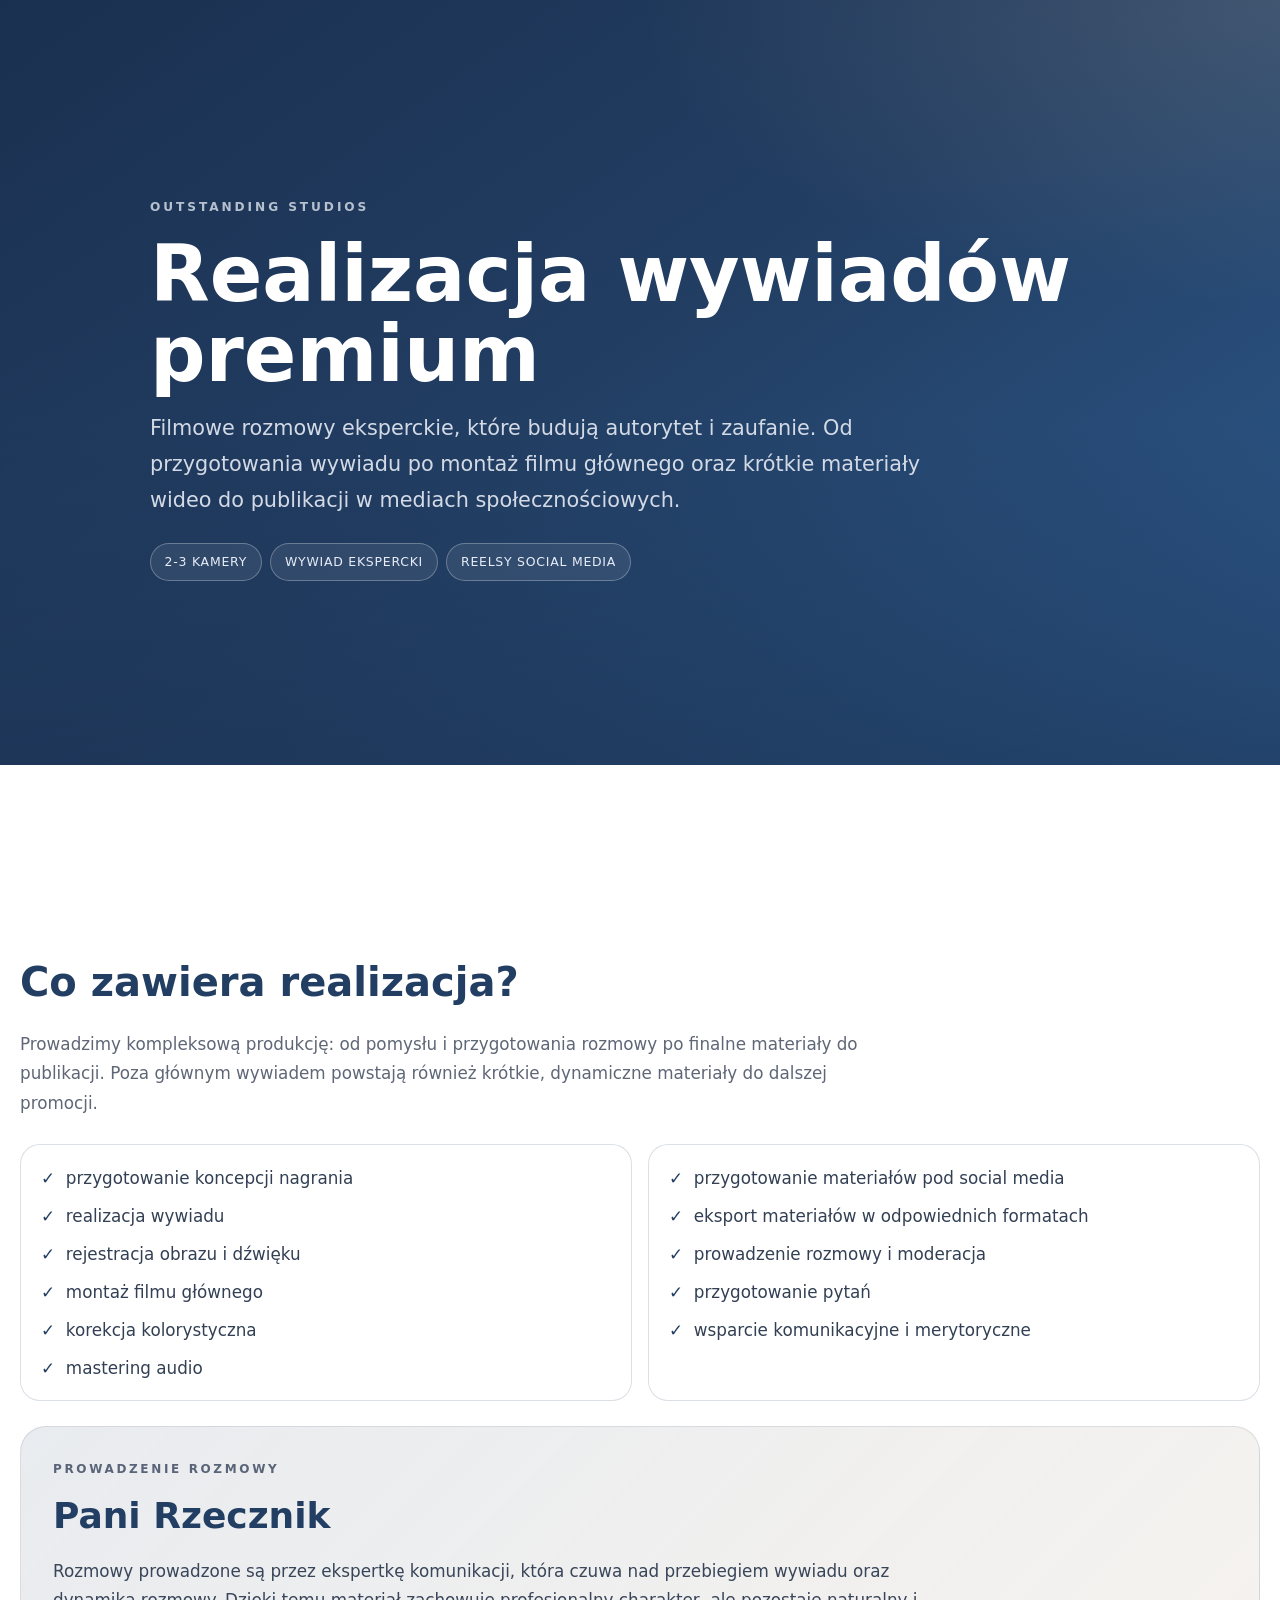
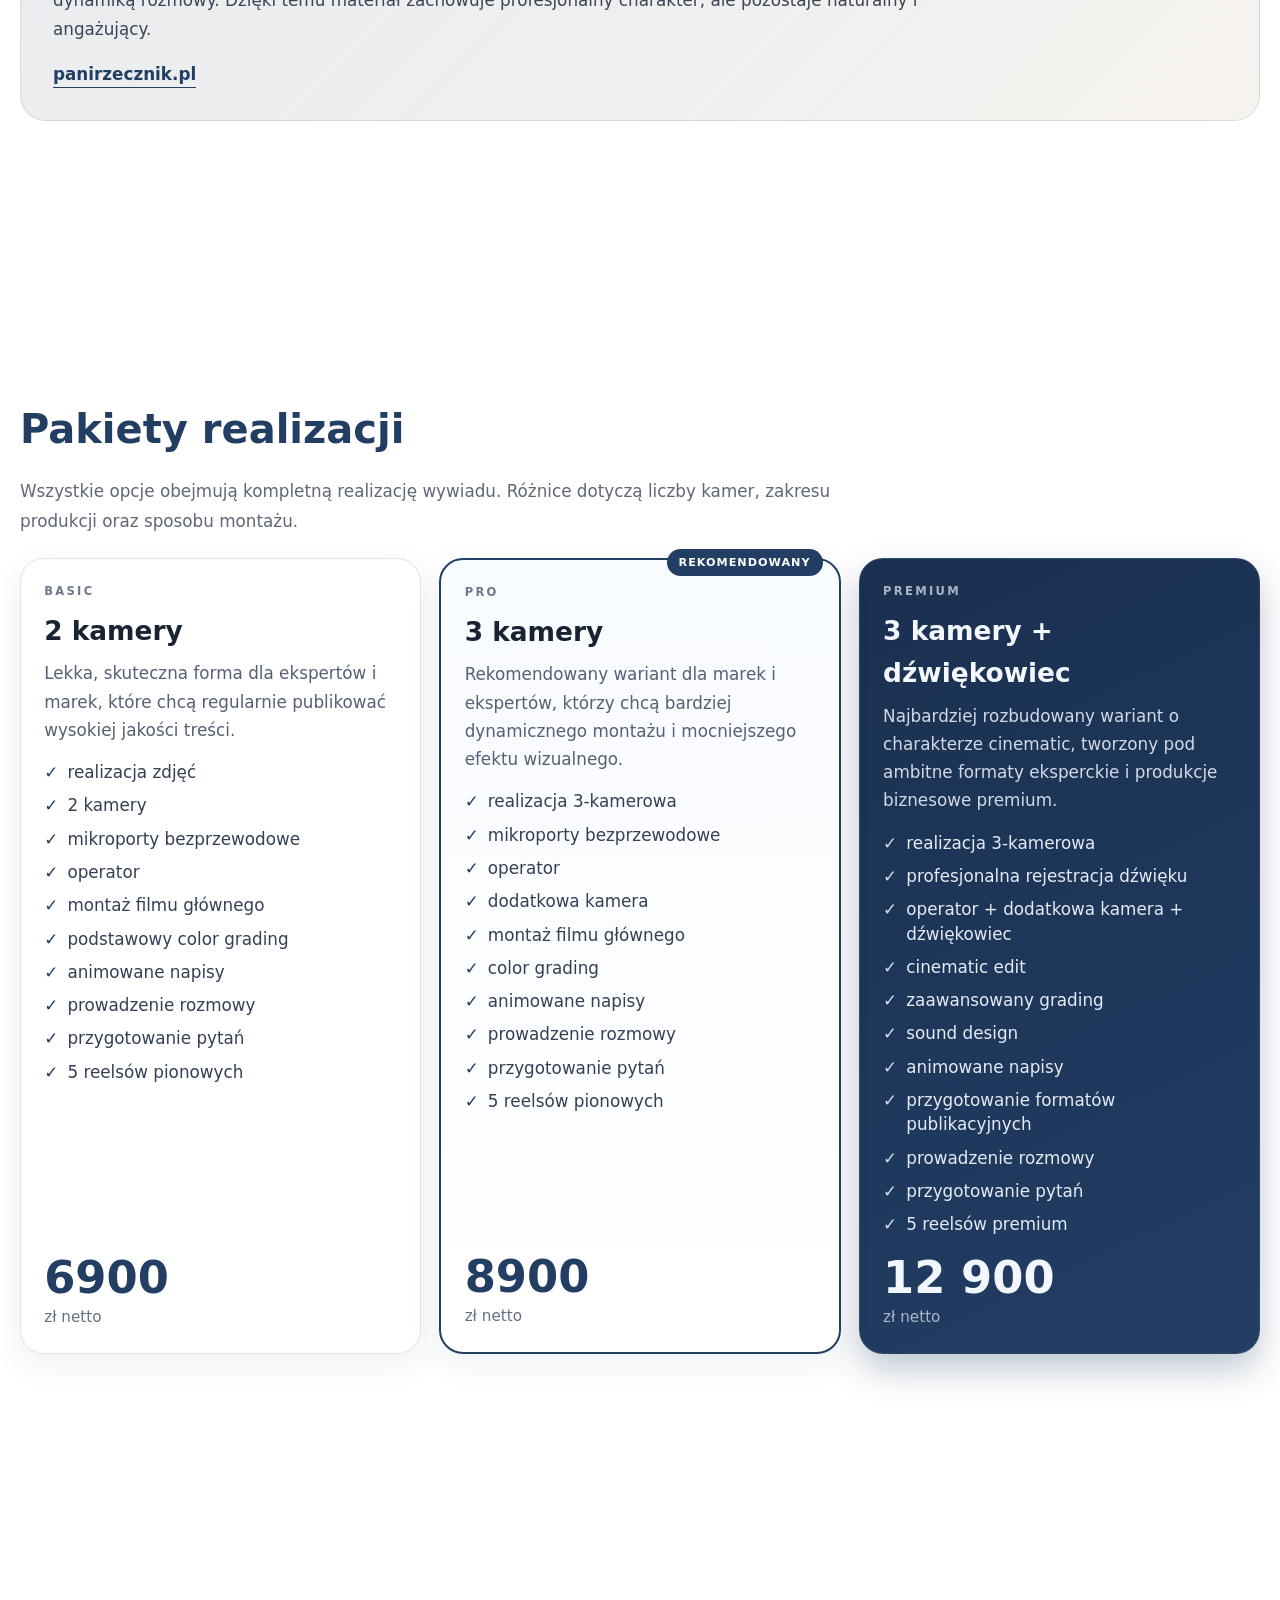
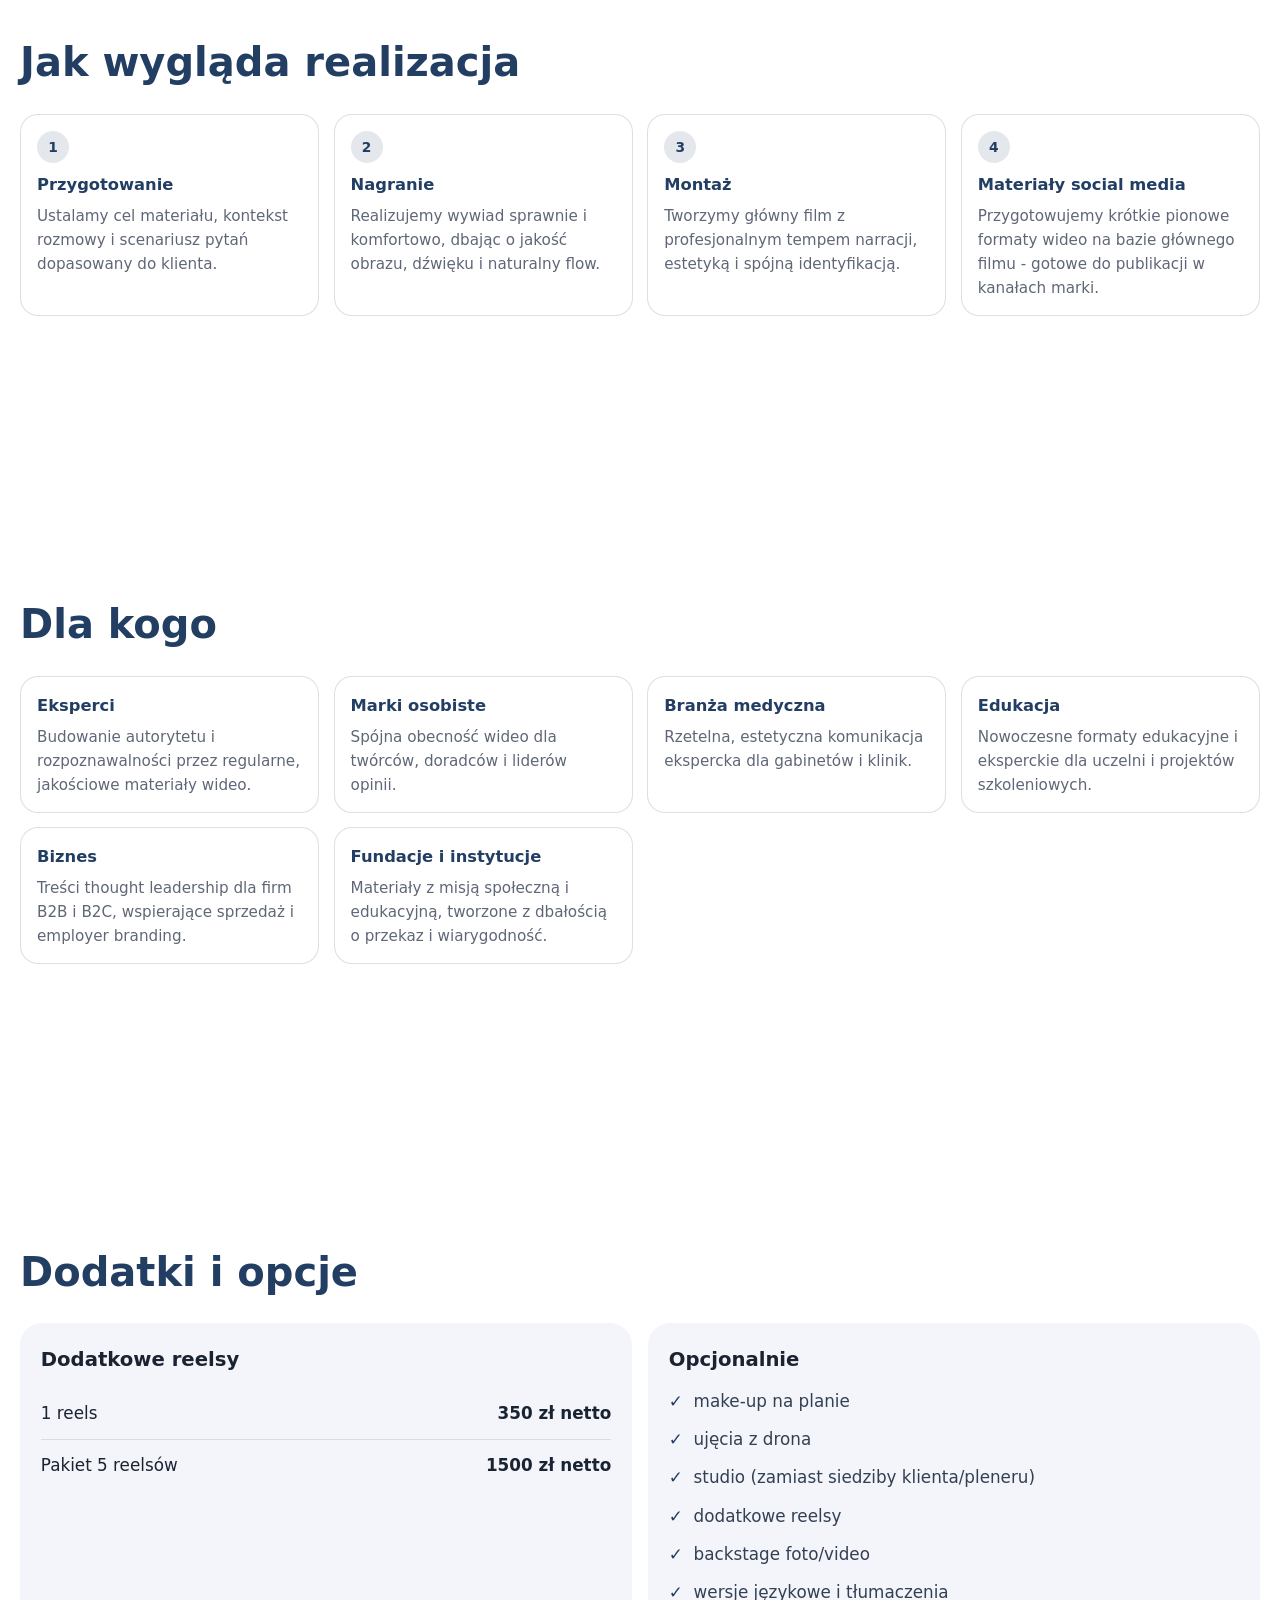
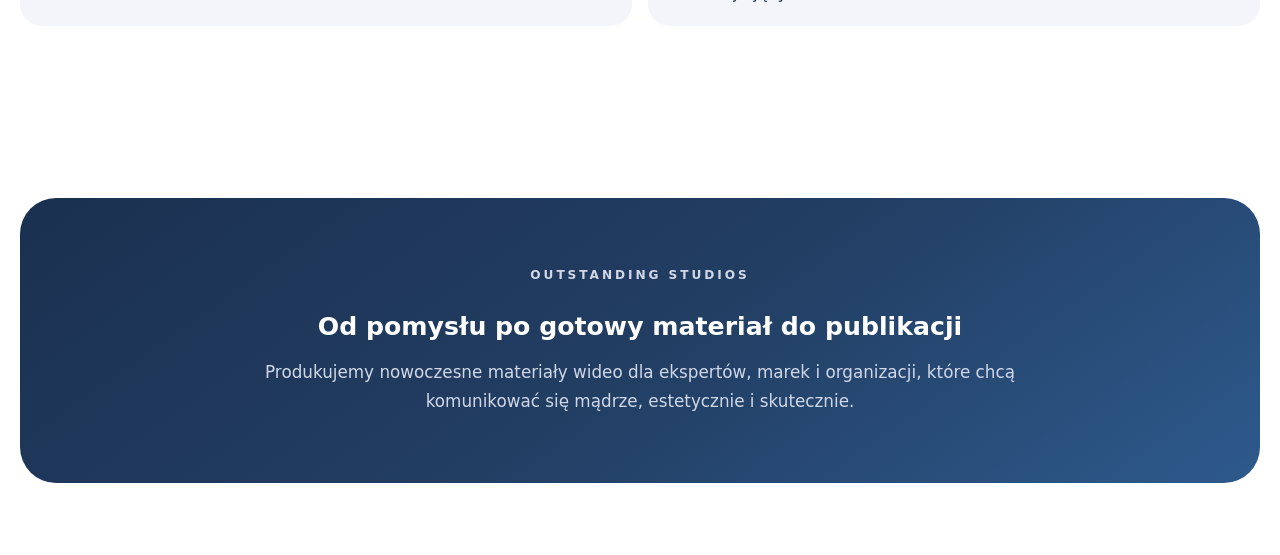
<file: oferta-wywiady-premium.html>
<!DOCTYPE html>
<html lang="pl">
  <head>
    <meta charset="utf-8" />
    <meta name="viewport" content="width=device-width, initial-scale=1, viewport-fit=cover" />
    <meta
      name="description"
      content="Realizacja wywiadów premium: rozmowy eksperckie, podcasty, formaty edukacyjne i social media."
    />
    <meta name="robots" content="noindex, nofollow" />
    <meta name="theme-color" content="#223e63" />
    <title>Realizacja wywiadów premium — Outstanding Studios</title>
    <link rel="stylesheet" href="css/main.css?v=20260419-menu3" />
    <style>
      :root {
        --offer-navy: #223e63;
        --offer-dark: #1a3050;
        --offer-dark-2: #223e63;
        --offer-navy-light: #2d5a8c;
        --offer-muted: #5f6777;
        --offer-border: rgba(34, 62, 99, 0.16);
        --offer-warm: #c9b59b;
      }
      body {
        background: #fff;
      }
      .offer-wrap {
        width: min(100% - 2.2rem, 1240px);
        margin-inline: auto;
      }
      .offer-hero {
        position: relative;
        overflow: hidden;
        color: #fff;
        background:
          radial-gradient(100% 80% at 100% 0%, rgba(201, 181, 155, 0.18), transparent 50%),
          radial-gradient(120% 100% at 0% 100%, rgba(34, 62, 99, 0.32), transparent 60%),
          linear-gradient(145deg, #1a3050 0%, #223e63 48%, #2d5a8c 100%);
      }
      .offer-hero::after {
        content: "";
        position: absolute;
        inset: 0;
        background: linear-gradient(to top, rgba(26, 48, 80, 0.55), transparent 45%);
        pointer-events: none;
      }
      .offer-hero-inner {
        position: relative;
        z-index: 1;
        padding: clamp(4.2rem, 8vw, 7rem) 0 clamp(3.2rem, 7vw, 5.5rem);
        max-width: 980px;
      }
      .offer-brand {
        margin: 0 0 1.1rem;
        font-size: 0.76rem;
        letter-spacing: 0.24em;
        text-transform: uppercase;
        color: #b7c0cf;
        font-weight: 700;
      }
      .offer-hero h1 {
        margin: 0 0 1rem;
        color: #fff;
        line-height: 1.03;
        font-size: clamp(2.2rem, 7.5vw, 4.85rem);
      }
      .offer-tagline {
        margin: 0;
        max-width: 780px;
        color: #d3dae6;
        font-size: clamp(1.05rem, 2.2vw, 1.3rem);
        line-height: 1.72;
      }
      .offer-badges {
        margin-top: 1.5rem;
        display: flex;
        flex-wrap: wrap;
        gap: 0.55rem;
      }
      .offer-badge {
        display: inline-flex;
        align-items: center;
        border: 1px solid rgba(255, 255, 255, 0.28);
        border-radius: 999px;
        padding: 0.5rem 0.85rem;
        font-size: 0.78rem;
        letter-spacing: 0.06em;
        text-transform: uppercase;
        color: #e8edf8;
        background: rgba(255, 255, 255, 0.08);
      }
      .offer-main {
        padding: clamp(3rem, 7vw, 6rem) 0 4.5rem;
      }
      .offer-section + .offer-section {
        margin-top: clamp(3rem, 7vw, 5.25rem);
      }
      .offer-section h2 {
        margin: 0 0 1rem;
        font-size: clamp(1.65rem, 4vw, 2.5rem);
        color: var(--offer-navy);
      }
      .offer-subline {
        margin: 0;
        color: var(--offer-muted);
        max-width: 840px;
        line-height: 1.75;
      }
      .offer-columns {
        margin-top: 1.6rem;
        display: grid;
        gap: 1rem;
        grid-template-columns: repeat(2, minmax(0, 1fr));
      }
      .offer-panel {
        border: 1px solid var(--offer-border);
        border-radius: 20px;
        padding: 1.25rem 1.25rem 1.1rem;
        background: #fff;
      }
      .offer-checklist {
        margin: 0;
        padding: 0;
        list-style: none;
        display: grid;
        gap: 0.7rem;
        color: #334054;
      }
      .offer-checklist li {
        position: relative;
        padding-left: 1.55rem;
      }
      .offer-checklist li::before {
        content: "✓";
        position: absolute;
        left: 0;
        top: 0;
        color: var(--offer-navy);
        font-weight: 800;
      }
      .offer-host {
        margin-top: 1.6rem;
        border-radius: 26px;
        background: linear-gradient(135deg, rgba(34, 62, 99, 0.1), rgba(201, 181, 155, 0.16));
        border: 1px solid rgba(34, 62, 99, 0.12);
        padding: clamp(1.35rem, 3.2vw, 2rem);
      }
      .offer-host p:first-child {
        margin: 0 0 0.45rem;
        font-size: 0.75rem;
        text-transform: uppercase;
        letter-spacing: 0.22em;
        color: #5a6478;
        font-weight: 700;
      }
      .offer-host h3 {
        margin: 0 0 0.75rem;
        font-size: clamp(1.5rem, 4vw, 2.25rem);
        color: var(--offer-navy);
      }
      .offer-host p {
        margin: 0;
        color: #394559;
        line-height: 1.74;
        max-width: 880px;
      }
      .offer-host a {
        display: inline-flex;
        margin-top: 1rem;
        color: var(--offer-navy);
        font-weight: 700;
        border-bottom: 1px solid var(--offer-navy);
      }
      .offer-packages-grid {
        margin-top: 1.35rem;
        display: grid;
        gap: 1.15rem;
        grid-template-columns: repeat(3, minmax(0, 1fr));
      }
      .offer-package {
        display: flex;
        flex-direction: column;
        border-radius: 24px;
        border: 1px solid #dde3ef;
        padding: 1.45rem;
        background: #fff;
        box-shadow: 0 10px 32px rgba(34, 62, 99, 0.08);
      }
      .offer-package--pro {
        border: 2px solid var(--offer-navy);
        background: linear-gradient(180deg, #f8fbff 0%, #ffffff 100%);
        position: relative;
      }
      .offer-package--pro::before {
        content: "Rekomendowany";
        position: absolute;
        right: 1rem;
        top: -0.65rem;
        border-radius: 999px;
        padding: 0.28rem 0.75rem;
        background: var(--offer-navy);
        color: #fff;
        font-size: 0.7rem;
        text-transform: uppercase;
        letter-spacing: 0.09em;
        font-weight: 700;
      }
      .offer-package--premium {
        background: linear-gradient(155deg, var(--offer-dark) 0%, var(--offer-dark-2) 100%);
        color: #f4f7ff;
        border-color: rgba(255, 255, 255, 0.09);
        box-shadow: 0 16px 34px rgba(34, 62, 99, 0.28);
      }
      .offer-package-kicker {
        margin: 0 0 0.6rem;
        font-size: 0.72rem;
        text-transform: uppercase;
        letter-spacing: 0.2em;
        color: #6f798c;
        font-weight: 700;
      }
      .offer-package--premium .offer-package-kicker {
        color: #aab4c6;
      }
      .offer-package h3 {
        margin: 0 0 0.45rem;
        font-size: 1.65rem;
        color: inherit;
      }
      .offer-package-lead {
        margin: 0;
        color: #556074;
        line-height: 1.68;
      }
      .offer-package--premium .offer-package-lead {
        color: #d2d9e7;
      }
      .offer-package ul {
        margin: 1rem 0 0;
        padding: 0;
        list-style: none;
        display: grid;
        gap: 0.56rem;
        color: #334054;
      }
      .offer-package--premium ul {
        color: #e5eaf6;
      }
      .offer-package li {
        position: relative;
        padding-left: 1.45rem;
        line-height: 1.45;
      }
      .offer-package li::before {
        content: "✓";
        position: absolute;
        left: 0;
        top: 0;
        font-weight: 800;
        color: var(--offer-navy);
      }
      .offer-package--premium li::before {
        color: #d7dde9;
      }
      .offer-price {
        margin-top: auto;
        padding-top: 1.2rem;
      }
      .offer-price-amount {
        display: block;
        font-size: clamp(2rem, 5vw, 2.8rem);
        line-height: 1;
        font-weight: 800;
        color: var(--offer-navy);
      }
      .offer-package--premium .offer-price-amount {
        color: #f2f6ff;
      }
      .offer-price-label {
        margin-top: 0.28rem;
        font-size: 0.95rem;
        color: #667085;
      }
      .offer-package--premium .offer-price-label {
        color: #aeb7c9;
      }
      .offer-process-grid,
      .offer-audience-grid {
        margin-top: 1.25rem;
        display: grid;
        gap: 0.9rem;
        grid-template-columns: repeat(4, minmax(0, 1fr));
      }
      .offer-step,
      .offer-audience {
        border-radius: 18px;
        border: 1px solid var(--offer-border);
        background: #fff;
        padding: 1rem 1rem 0.95rem;
      }
      .offer-step-num {
        display: inline-flex;
        width: 2rem;
        height: 2rem;
        align-items: center;
        justify-content: center;
        border-radius: 999px;
        background: rgba(34, 62, 99, 0.12);
        color: var(--offer-navy);
        font-weight: 800;
        font-size: 0.86rem;
        margin-bottom: 0.62rem;
      }
      .offer-step h3,
      .offer-audience h3 {
        margin: 0 0 0.34rem;
        font-size: 1.02rem;
        color: var(--offer-navy);
      }
      .offer-step p,
      .offer-audience p {
        margin: 0;
        color: #5f6777;
        line-height: 1.58;
        font-size: 0.95rem;
      }
      .offer-extra-grid {
        margin-top: 1.2rem;
        display: grid;
        gap: 1rem;
        grid-template-columns: repeat(2, minmax(0, 1fr));
      }
      .offer-extra-box {
        background: #f3f5fa;
        border-radius: 22px;
        padding: 1.3rem;
      }
      .offer-extra-box h3 {
        margin: 0 0 0.8rem;
      }
      .offer-price-row {
        display: flex;
        justify-content: space-between;
        gap: 1rem;
        padding: 0.75rem 0;
        border-bottom: 1px solid #d7dce8;
      }
      .offer-price-row:last-child {
        border-bottom: 0;
      }
      .offer-cta {
        margin-top: clamp(3rem, 7vw, 4.7rem);
        border-radius: 36px;
        background: linear-gradient(145deg, #1a3050 0%, #223e63 52%, #2d5a8c 100%);
        color: #fff;
        text-align: center;
        padding: clamp(2rem, 6.3vw, 4.2rem);
      }
      .offer-cta h2 {
        color: #fff;
        margin-bottom: 0.7rem;
      }
      .offer-cta p {
        margin: 0 auto;
        max-width: 760px;
        color: #d0d8e8;
        line-height: 1.72;
      }
      @media (max-width: 1100px) {
        .offer-packages-grid,
        .offer-process-grid,
        .offer-audience-grid {
          grid-template-columns: repeat(2, minmax(0, 1fr));
        }
      }
      @media (max-width: 760px) {
        .offer-columns,
        .offer-packages-grid,
        .offer-process-grid,
        .offer-audience-grid,
        .offer-extra-grid {
          grid-template-columns: 1fr;
        }
        .offer-package {
          padding: 1.3rem;
        }
        .offer-price {
          padding-top: 1rem;
        }
        .offer-price-amount {
          font-size: 2.25rem;
        }
        .offer-cta {
          margin-bottom: 1rem;
        }
      }
    </style>
  </head>
  <body>
    <section class="offer-hero">
      <div class="offer-wrap offer-hero-inner">
        <p class="offer-brand">Outstanding Studios</p>
        <h1>Realizacja wywiadów premium</h1>
        <p class="offer-tagline">
          Filmowe rozmowy eksperckie, które budują autorytet i zaufanie. Od przygotowania wywiadu po montaż filmu
          głównego oraz krótkie materiały wideo do publikacji w mediach społecznościowych.
        </p>
        <div class="offer-badges">
          <span class="offer-badge">2-3 kamery</span>
          <span class="offer-badge">Wywiad ekspercki</span>
          <span class="offer-badge">Reelsy social media</span>
        </div>
      </div>
    </section>

    <main class="offer-main">
      <div class="offer-wrap">
        <section class="offer-section">
          <h2>Co zawiera realizacja?</h2>
          <p class="offer-subline">
            Prowadzimy kompleksową produkcję: od pomysłu i przygotowania rozmowy po finalne materiały do publikacji.
            Poza głównym wywiadem powstają również krótkie, dynamiczne materiały do dalszej promocji.
          </p>
          <div class="offer-columns">
            <div class="offer-panel">
              <ul class="offer-checklist">
                <li>przygotowanie koncepcji nagrania</li>
                <li>realizacja wywiadu</li>
                <li>rejestracja obrazu i dźwięku</li>
                <li>montaż filmu głównego</li>
                <li>korekcja kolorystyczna</li>
                <li>mastering audio</li>
              </ul>
            </div>
            <div class="offer-panel">
              <ul class="offer-checklist">
                <li>przygotowanie materiałów pod social media</li>
                <li>eksport materiałów w odpowiednich formatach</li>
                <li>prowadzenie rozmowy i moderacja</li>
                <li>przygotowanie pytań</li>
                <li>wsparcie komunikacyjne i merytoryczne</li>
              </ul>
            </div>
          </div>
          <div class="offer-host">
            <p>Prowadzenie rozmowy</p>
            <h3>Pani Rzecznik</h3>
            <p>
            Rozmowy prowadzone są przez ekspertkę komunikacji, która czuwa nad przebiegiem wywiadu oraz dynamiką
            rozmowy. Dzięki temu materiał zachowuje profesjonalny charakter, ale pozostaje naturalny i angażujący.
            </p>
            <a href="https://panirzecznik.pl/" rel="noopener noreferrer" target="_blank">panirzecznik.pl</a>
          </div>
        </section>

        <section class="offer-section">
          <h2>Pakiety realizacji</h2>
          <p class="offer-subline">
            Wszystkie opcje obejmują kompletną realizację wywiadu. Różnice dotyczą liczby kamer, zakresu produkcji
            oraz sposobu montażu.
          </p>
          <div class="offer-packages-grid">
            <article class="offer-package">
              <p class="offer-package-kicker">Basic</p>
              <h3>2 kamery</h3>
              <p class="offer-package-lead">
                Lekka, skuteczna forma dla ekspertów i marek, które chcą regularnie publikować wysokiej jakości
                treści.
              </p>
              <ul>
                <li>realizacja zdjęć</li>
                <li>2 kamery</li>
                <li>mikroporty bezprzewodowe</li>
                <li>operator</li>
                <li>montaż filmu głównego</li>
                <li>podstawowy color grading</li>
                <li>animowane napisy</li>
                <li>prowadzenie rozmowy</li>
                <li>przygotowanie pytań</li>
                <li>5 reelsów pionowych</li>
              </ul>
              <div class="offer-price">
                <span class="offer-price-amount">6900</span>
                <div class="offer-price-label">zł netto</div>
              </div>
            </article>

            <article class="offer-package offer-package--pro">
              <p class="offer-package-kicker">Pro</p>
              <h3>3 kamery</h3>
              <p class="offer-package-lead">
                Rekomendowany wariant dla marek i ekspertów, którzy chcą bardziej dynamicznego montażu i
                mocniejszego efektu wizualnego.
              </p>
              <ul>
                <li>realizacja 3-kamerowa</li>
                <li>mikroporty bezprzewodowe</li>
                <li>operator</li>
                <li>dodatkowa kamera</li>
                <li>montaż filmu głównego</li>
                <li>color grading</li>
                <li>animowane napisy</li>
                <li>prowadzenie rozmowy</li>
                <li>przygotowanie pytań</li>
                <li>5 reelsów pionowych</li>
              </ul>
              <div class="offer-price">
                <span class="offer-price-amount">8900</span>
                <div class="offer-price-label">zł netto</div>
              </div>
            </article>

            <article class="offer-package offer-package--premium">
              <p class="offer-package-kicker">Premium</p>
              <h3>3 kamery + dźwiękowiec</h3>
              <p class="offer-package-lead">
                Najbardziej rozbudowany wariant o charakterze cinematic, tworzony pod ambitne formaty eksperckie
                i produkcje biznesowe premium.
              </p>
              <ul>
                <li>realizacja 3-kamerowa</li>
                <li>profesjonalna rejestracja dźwięku</li>
                <li>operator + dodatkowa kamera + dźwiękowiec</li>
                <li>cinematic edit</li>
                <li>zaawansowany grading</li>
                <li>sound design</li>
                <li>animowane napisy</li>
                <li>przygotowanie formatów publikacyjnych</li>
                <li>prowadzenie rozmowy</li>
                <li>przygotowanie pytań</li>
                <li>5 reelsów premium</li>
              </ul>
              <div class="offer-price">
                <span class="offer-price-amount">12 900</span>
                <div class="offer-price-label">zł netto</div>
              </div>
            </article>
          </div>
        </section>

        <section class="offer-section">
          <h2>Jak wygląda realizacja</h2>
          <div class="offer-process-grid">
            <article class="offer-step">
              <span class="offer-step-num">1</span>
              <h3>Przygotowanie</h3>
              <p>Ustalamy cel materiału, kontekst rozmowy i scenariusz pytań dopasowany do klienta.</p>
            </article>
            <article class="offer-step">
              <span class="offer-step-num">2</span>
              <h3>Nagranie</h3>
              <p>Realizujemy wywiad sprawnie i komfortowo, dbając o jakość obrazu, dźwięku i naturalny flow.</p>
            </article>
            <article class="offer-step">
              <span class="offer-step-num">3</span>
              <h3>Montaż</h3>
              <p>Tworzymy główny film z profesjonalnym tempem narracji, estetyką i spójną identyfikacją.</p>
            </article>
            <article class="offer-step">
              <span class="offer-step-num">4</span>
              <h3>Materiały social media</h3>
              <p>
                Przygotowujemy krótkie pionowe formaty wideo na bazie głównego filmu - gotowe do publikacji w
                kanałach marki.
              </p>
            </article>
          </div>
        </section>

        <section class="offer-section">
          <h2>Dla kogo</h2>
          <div class="offer-audience-grid">
            <article class="offer-audience">
              <h3>Eksperci</h3>
              <p>Budowanie autorytetu i rozpoznawalności przez regularne, jakościowe materiały wideo.</p>
            </article>
            <article class="offer-audience">
              <h3>Marki osobiste</h3>
              <p>Spójna obecność wideo dla twórców, doradców i liderów opinii.</p>
            </article>
            <article class="offer-audience">
              <h3>Branża medyczna</h3>
              <p>Rzetelna, estetyczna komunikacja ekspercka dla gabinetów i klinik.</p>
            </article>
            <article class="offer-audience">
              <h3>Edukacja</h3>
              <p>Nowoczesne formaty edukacyjne i eksperckie dla uczelni i projektów szkoleniowych.</p>
            </article>
            <article class="offer-audience">
              <h3>Biznes</h3>
              <p>Treści thought leadership dla firm B2B i B2C, wspierające sprzedaż i employer branding.</p>
            </article>
            <article class="offer-audience">
              <h3>Fundacje i instytucje</h3>
              <p>Materiały z misją społeczną i edukacyjną, tworzone z dbałością o przekaz i wiarygodność.</p>
            </article>
          </div>
        </section>

        <section class="offer-section">
          <h2>Dodatki i opcje</h2>
          <div class="offer-extra-grid">
            <article class="offer-extra-box">
              <h3>Dodatkowe reelsy</h3>
              <div class="offer-price-row"><span>1 reels</span><strong>350 zł netto</strong></div>
              <div class="offer-price-row"><span>Pakiet 5 reelsów</span><strong>1500 zł netto</strong></div>
            </article>
            <article class="offer-extra-box">
              <h3>Opcjonalnie</h3>
              <ul class="offer-checklist">
                <li>make-up na planie</li>
                <li>ujęcia z drona</li>
                <li>studio (zamiast siedziby klienta/pleneru)</li>
                <li>dodatkowe reelsy</li>
                <li>backstage foto/video</li>
                <li>wersje językowe i tłumaczenia</li>
              </ul>
            </article>
          </div>
        </section>

        <section class="offer-cta">
          <p class="offer-brand">Outstanding Studios</p>
          <h2>Od pomysłu po gotowy materiał do publikacji</h2>
          <p>
            Produkujemy nowoczesne materiały wideo dla ekspertów, marek i organizacji, które chcą komunikować
            się mądrze, estetycznie i skutecznie.
          </p>
        </section>
      </div>
    </main>
  </body>
</html>
</file>
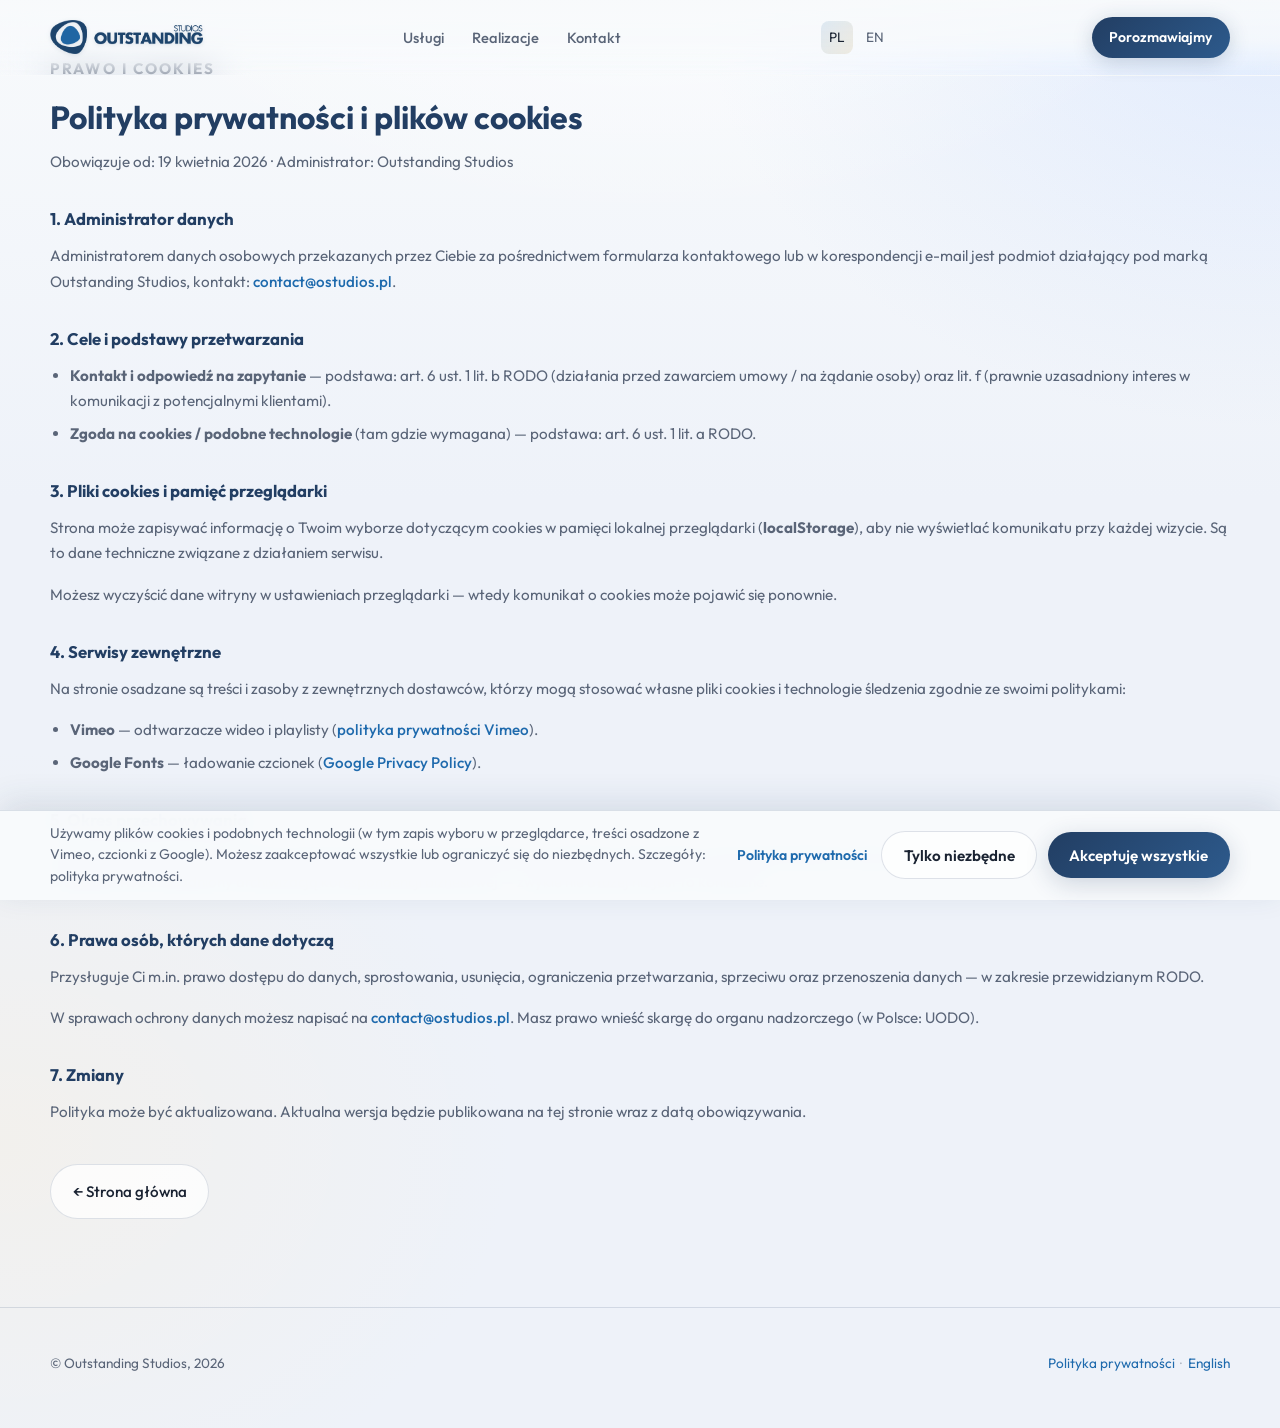
<file: polityka-prywatnosci.html>
<!DOCTYPE html>
<html lang="pl">
  <head>
    <meta charset="utf-8" />
    <meta name="viewport" content="width=device-width, initial-scale=1, viewport-fit=cover" />
    <meta
      name="description"
      content="Polityka prywatności i plików cookies Outstanding Studios — zasady przetwarzania danych i technologie na stronie ostudios.pl."
    />
    <meta name="robots" content="index, follow" />
    <link rel="canonical" href="https://www.ostudios.pl/polityka-prywatnosci.html" />
    <link rel="alternate" hreflang="pl" href="https://www.ostudios.pl/polityka-prywatnosci.html" />
    <link rel="alternate" hreflang="en" href="https://www.ostudios.pl/en/privacy-policy.html" />
    <link rel="alternate" hreflang="x-default" href="https://www.ostudios.pl/polityka-prywatnosci.html" />
    <title>Polityka prywatności i cookies — Outstanding Studios</title>
    <link rel="preconnect" href="https://fonts.googleapis.com" />
    <link rel="preconnect" href="https://fonts.gstatic.com" crossorigin />
    <link
      href="https://fonts.googleapis.com/css2?family=Outfit:wght@300;400;500;600;700;800&display=swap"
      rel="stylesheet"
    />
    <link rel="stylesheet" href="css/main.css?v=20260419-menu3" />
  </head>
  <body>
    <a class="sr-only" href="#main">Przejdź do treści</a>

    <header class="site-header">
      <div class="header-inner">
        <a class="logo" href="index.html">
          <img
            class="logo-img"
            src="assets/logo-brand.png"
            width="469"
            height="104"
            alt="Outstanding Studios"
            decoding="async"
          />
        </a>
        <nav class="nav-desktop" aria-label="Główna nawigacja">
          <a href="index.html#uslugi">Usługi</a>
          <a href="index.html#realizacje">Realizacje</a>
          <a href="index.html#kontakt">Kontakt</a>
        </nav>
        <div class="lang-switch" aria-label="Wersja językowa">
          <a href="polityka-prywatnosci.html" aria-current="page">PL</a>
          <span class="sr-only">|</span>
          <a href="en/privacy-policy.html" lang="en">EN</a>
        </div>
        <a class="cta-header" href="index.html#kontakt">Porozmawiajmy</a>
        <button
          class="menu-toggle"
          type="button"
          aria-expanded="false"
          aria-controls="mobile-nav-legal"
          aria-label="Otwórz menu"
        >
          <span></span><span></span><span></span>
        </button>
      </div>
    </header>

    <nav class="nav-mobile" id="mobile-nav-legal" aria-label="Menu mobilne" aria-hidden="true">
      <p class="nav-mobile__eyebrow">Menu</p>
      <a href="index.html#uslugi">Usługi</a>
      <a href="index.html#realizacje">Realizacje</a>
      <a href="index.html#kontakt">Kontakt</a>
      <a href="en/privacy-policy.html" lang="en">English version</a>
    </nav>

    <main id="main" class="legal-page">
      <div class="wrap">
        <article class="legal-content" data-reveal>
          <p class="section-eyebrow">Prawo i cookies</p>
          <h1>Polityka prywatności i plików cookies</h1>
          <p class="legal-meta">Obowiązuje od: 19 kwietnia 2026 · Administrator: Outstanding Studios</p>

          <h2>1. Administrator danych</h2>
          <p>
            Administratorem danych osobowych przekazanych przez Ciebie za pośrednictwem formularza kontaktowego
            lub w korespondencji e-mail jest podmiot działający pod marką Outstanding Studios, kontakt:
            <a href="mailto:contact@ostudios.pl">contact@ostudios.pl</a>.
          </p>

          <h2>2. Cele i podstawy przetwarzania</h2>
          <ul>
            <li>
              <strong>Kontakt i odpowiedź na zapytanie</strong> — podstawa: art. 6 ust. 1 lit. b RODO (działania
              przed zawarciem umowy / na żądanie osoby) oraz lit. f (prawnie uzasadniony interes w komunikacji z
              potencjalnymi klientami).
            </li>
            <li>
              <strong>Zgoda na cookies / podobne technologie</strong> (tam gdzie wymagana) — podstawa: art. 6
              ust. 1 lit. a RODO.
            </li>
          </ul>

          <h2>3. Pliki cookies i pamięć przeglądarki</h2>
          <p>
            Strona może zapisywać informację o Twoim wyborze dotyczącym cookies w pamięci lokalnej przeglądarki
            (<strong>localStorage</strong>), aby nie wyświetlać komunikatu przy każdej wizycie. Są to dane
            techniczne związane z działaniem serwisu.
          </p>
          <p>
            Możesz wyczyścić dane witryny w ustawieniach przeglądarki — wtedy komunikat o cookies może pojawić
            się ponownie.
          </p>

          <h2>4. Serwisy zewnętrzne</h2>
          <p>
            Na stronie osadzane są treści i zasoby z zewnętrznych dostawców, którzy mogą stosować własne pliki
            cookies i technologie śledzenia zgodnie ze swoimi politykami:
          </p>
          <ul>
            <li>
              <strong>Vimeo</strong> — odtwarzacze wideo i playlisty (<a href="https://vimeo.com/privacy" rel="noopener noreferrer" target="_blank">polityka prywatności Vimeo</a>).
            </li>
            <li>
              <strong>Google Fonts</strong> — ładowanie czcionek (<a href="https://policies.google.com/privacy" rel="noopener noreferrer" target="_blank">Google Privacy Policy</a>).
            </li>
          </ul>

          <h2>5. Okres przechowywania</h2>
          <p>
            Dane z formularza kontaktowego przetwarzamy przez czas potrzebny do udzielenia odpowiedzi i ewentualnej
            dalszej korespondencji, a następnie przez okres wymagany przepisami lub uzasadniony archiwizacją
            korespondencji biznesowej — zwykle nie dłużej niż jest to konieczne.
          </p>

          <h2>6. Prawa osób, których dane dotyczą</h2>
          <p>Przysługuje Ci m.in. prawo dostępu do danych, sprostowania, usunięcia, ograniczenia przetwarzania, sprzeciwu oraz przenoszenia danych — w zakresie przewidzianym RODO.</p>
          <p>
            W sprawach ochrony danych możesz napisać na
            <a href="mailto:contact@ostudios.pl">contact@ostudios.pl</a>. Masz prawo wnieść skargę do organu
            nadzorczego (w Polsce: UODO).
          </p>

          <h2>7. Zmiany</h2>
          <p>
            Polityka może być aktualizowana. Aktualna wersja będzie publikowana na tej stronie wraz z datą
            obowiązywania.
          </p>

          <p class="legal-back">
            <a class="btn btn-ghost" href="index.html">← Strona główna</a>
          </p>
        </article>
      </div>
    </main>

    <footer class="site-footer">
      <div class="wrap footer-inner">
        <p>© Outstanding Studios, 2026</p>
        <p class="footer-meta">
          <a href="polityka-prywatnosci.html" aria-current="page">Polityka prywatności</a>
          <span class="footer-sep" aria-hidden="true">·</span>
          <a href="en/index.html" lang="en">English</a>
        </p>
      </div>
    </footer>

    <script src="js/main.js?v=20260419-menu3" defer></script>
  </body>
</html>
</file>
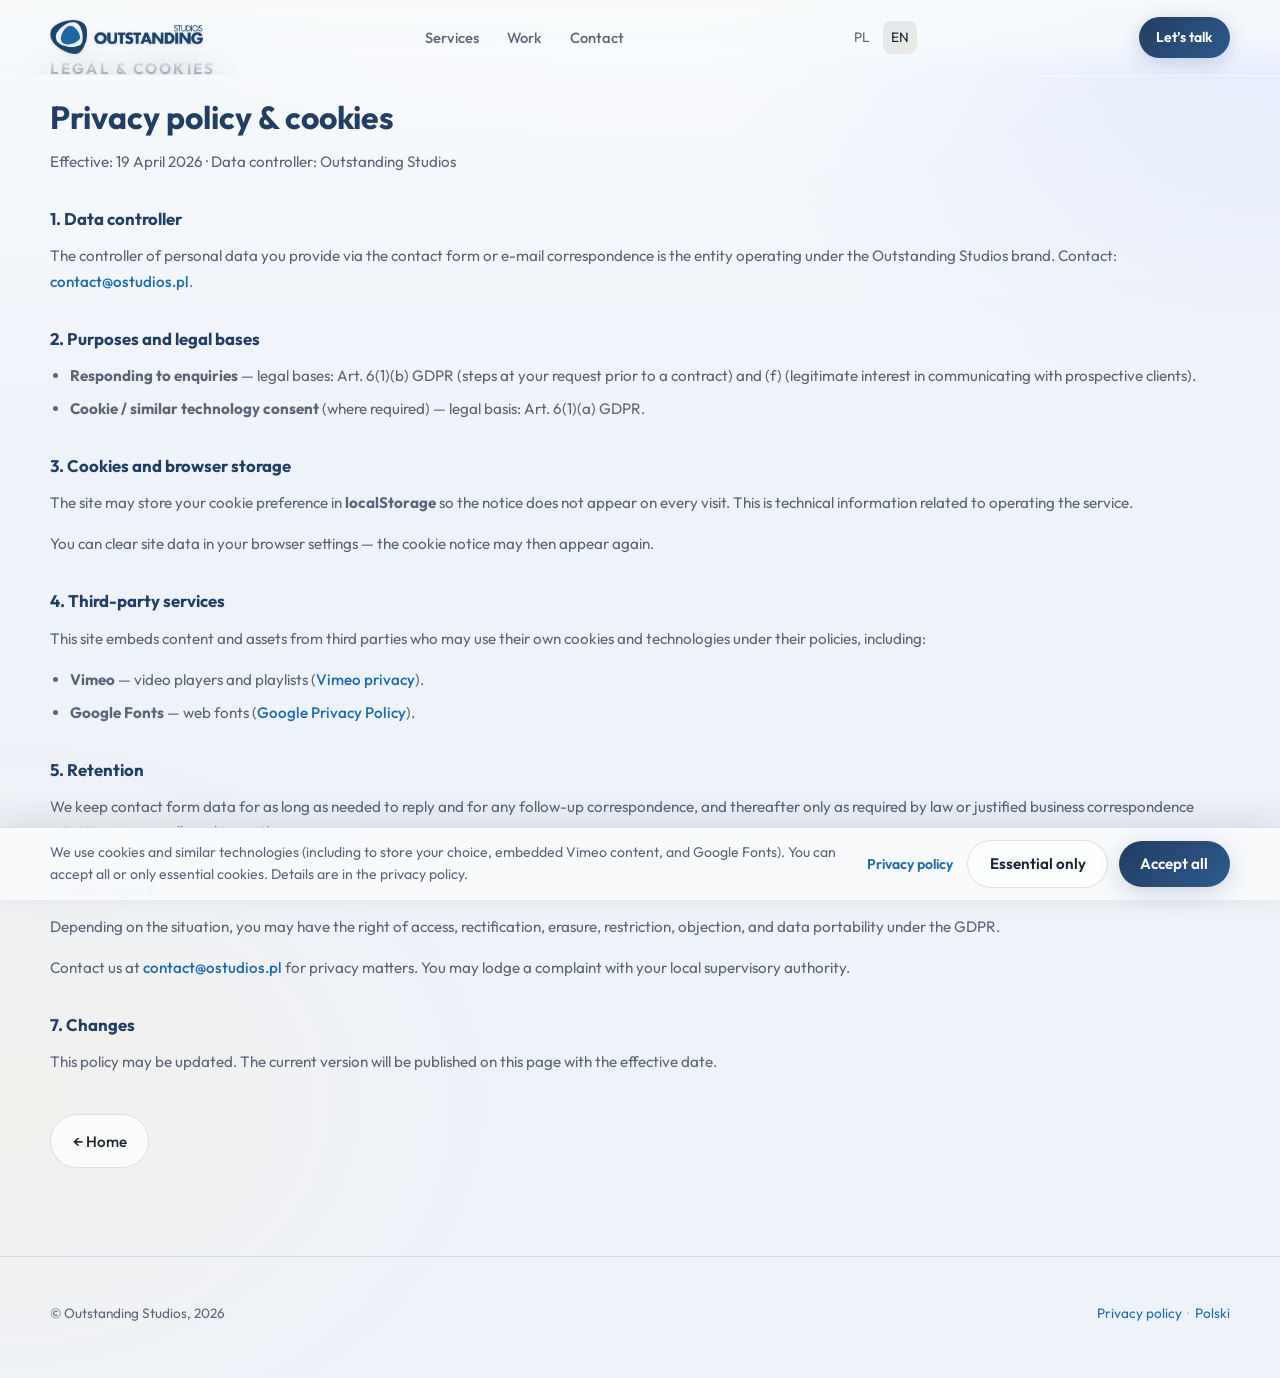
<file: en/privacy-policy.html>
<!DOCTYPE html>
<html lang="en">
  <head>
    <meta charset="utf-8" />
    <meta name="viewport" content="width=device-width, initial-scale=1, viewport-fit=cover" />
    <meta
      name="description"
      content="Privacy policy and cookies — Outstanding Studios. How we handle data and technologies on ostudios.pl."
    />
    <meta name="robots" content="index, follow" />
    <link rel="canonical" href="https://www.ostudios.pl/en/privacy-policy.html" />
    <link rel="alternate" hreflang="pl" href="https://www.ostudios.pl/polityka-prywatnosci.html" />
    <link rel="alternate" hreflang="en" href="https://www.ostudios.pl/en/privacy-policy.html" />
    <link rel="alternate" hreflang="x-default" href="https://www.ostudios.pl/polityka-prywatnosci.html" />
    <title>Privacy policy &amp; cookies — Outstanding Studios</title>
    <link rel="preconnect" href="https://fonts.googleapis.com" />
    <link rel="preconnect" href="https://fonts.gstatic.com" crossorigin />
    <link
      href="https://fonts.googleapis.com/css2?family=Outfit:wght@300;400;500;600;700;800&display=swap"
      rel="stylesheet"
    />
    <link rel="stylesheet" href="../css/main.css?v=20260419-menu3" />
  </head>
  <body>
    <a class="sr-only" href="#main">Skip to content</a>

    <header class="site-header">
      <div class="header-inner">
        <a class="logo" href="index.html">
          <img
            class="logo-img"
            src="../assets/logo-brand.png"
            width="469"
            height="104"
            alt="Outstanding Studios"
            decoding="async"
          />
        </a>
        <nav class="nav-desktop" aria-label="Main navigation">
          <a href="index.html#services">Services</a>
          <a href="index.html#work">Work</a>
          <a href="index.html#contact">Contact</a>
        </nav>
        <div class="lang-switch" aria-label="Language">
          <a href="../polityka-prywatnosci.html" lang="pl">PL</a>
          <span class="sr-only">|</span>
          <a href="privacy-policy.html" aria-current="page">EN</a>
        </div>
        <a class="cta-header" href="index.html#contact">Let’s talk</a>
        <button
          class="menu-toggle"
          type="button"
          aria-expanded="false"
          aria-controls="mobile-nav-legal-en"
          aria-label="Open menu"
        >
          <span></span><span></span><span></span>
        </button>
      </div>
    </header>

    <nav class="nav-mobile" id="mobile-nav-legal-en" aria-label="Mobile menu" aria-hidden="true">
      <p class="nav-mobile__eyebrow">Menu</p>
      <a href="index.html#services">Services</a>
      <a href="index.html#work">Work</a>
      <a href="index.html#contact">Contact</a>
      <a href="../polityka-prywatnosci.html" lang="pl">Polish version</a>
    </nav>

    <main id="main" class="legal-page">
      <div class="wrap">
        <article class="legal-content" data-reveal>
          <p class="section-eyebrow">Legal &amp; cookies</p>
          <h1>Privacy policy &amp; cookies</h1>
          <p class="legal-meta">Effective: 19 April 2026 · Data controller: Outstanding Studios</p>

          <h2>1. Data controller</h2>
          <p>
            The controller of personal data you provide via the contact form or e-mail correspondence is the
            entity operating under the Outstanding Studios brand. Contact:
            <a href="mailto:contact@ostudios.pl">contact@ostudios.pl</a>.
          </p>

          <h2>2. Purposes and legal bases</h2>
          <ul>
            <li>
              <strong>Responding to enquiries</strong> — legal bases: Art. 6(1)(b) GDPR (steps at your request
              prior to a contract) and (f) (legitimate interest in communicating with prospective clients).
            </li>
            <li>
              <strong>Cookie / similar technology consent</strong> (where required) — legal basis: Art. 6(1)(a)
              GDPR.
            </li>
          </ul>

          <h2>3. Cookies and browser storage</h2>
          <p>
            The site may store your cookie preference in <strong>localStorage</strong> so the notice does not
            appear on every visit. This is technical information related to operating the service.
          </p>
          <p>You can clear site data in your browser settings — the cookie notice may then appear again.</p>

          <h2>4. Third-party services</h2>
          <p>
            This site embeds content and assets from third parties who may use their own cookies and technologies
            under their policies, including:
          </p>
          <ul>
            <li>
              <strong>Vimeo</strong> — video players and playlists (<a href="https://vimeo.com/privacy" rel="noopener noreferrer" target="_blank">Vimeo privacy</a>).
            </li>
            <li>
              <strong>Google Fonts</strong> — web fonts (<a href="https://policies.google.com/privacy" rel="noopener noreferrer" target="_blank">Google Privacy Policy</a>).
            </li>
          </ul>

          <h2>5. Retention</h2>
          <p>
            We keep contact form data for as long as needed to reply and for any follow-up correspondence, and
            thereafter only as required by law or justified business correspondence retention — generally no
            longer than necessary.
          </p>

          <h2>6. Your rights</h2>
          <p>
            Depending on the situation, you may have the right of access, rectification, erasure, restriction,
            objection, and data portability under the GDPR.
          </p>
          <p>
            Contact us at <a href="mailto:contact@ostudios.pl">contact@ostudios.pl</a> for privacy matters. You
            may lodge a complaint with your local supervisory authority.
          </p>

          <h2>7. Changes</h2>
          <p>This policy may be updated. The current version will be published on this page with the effective date.</p>

          <p class="legal-back">
            <a class="btn btn-ghost" href="index.html">← Home</a>
          </p>
        </article>
      </div>
    </main>

    <footer class="site-footer">
      <div class="wrap footer-inner">
        <p>© Outstanding Studios, 2026</p>
        <p class="footer-meta">
          <a href="privacy-policy.html" aria-current="page">Privacy policy</a>
          <span class="footer-sep" aria-hidden="true">·</span>
          <a href="../index.html" lang="pl">Polski</a>
        </p>
      </div>
    </footer>

    <script src="../js/main.js?v=20260419-menu3" defer></script>
  </body>
</html>
</file>
<file: css/main.css>
/* Outstanding Studios — prototype */
:root {
  /* Brand (z os_basic.pdf) */
  --brand-navy: #223e63;
  --brand-blue: #3b6699;
  --bg: #eef2f9;
  --bg-elevated: #e2e8f4;
  --surface: #ffffff;
  --border: rgba(34, 62, 99, 0.14);
  --text: #1a2332;
  --muted: #5a6578;
  --accent: #1e6aad;
  --accent-warm: #b07d12;
  --accent-dim: rgba(30, 106, 173, 0.12);
  --accent-dim-warm: rgba(176, 125, 18, 0.12);
  --accent-2: #2a8bc8;
  --accent-3: #5b7eb8;
  --glow: rgba(30, 106, 173, 0.2);
  --radius: 16px;
  --font-sans: "Outfit", system-ui, sans-serif;
  --font-display: "Outfit", system-ui, sans-serif;
  --max: 1180px;
  --header-h: 76px;
}

*,
*::before,
*::after {
  box-sizing: border-box;
}

html {
  scroll-behavior: smooth;
  -webkit-text-size-adjust: 100%;
  text-size-adjust: 100%;
}

body {
  margin: 0;
  font-family: var(--font-sans);
  font-size: 1.05rem;
  font-weight: 400;
  line-height: 1.6;
  color: var(--text);
  overflow-x: hidden;
  background-color: var(--bg);
  background-image:
    radial-gradient(ellipse 120% 80% at 50% -20%, rgba(255, 255, 255, 0.9), transparent 45%),
    radial-gradient(ellipse 90% 60% at 100% 0%, rgba(186, 210, 255, 0.35), transparent 50%),
    radial-gradient(ellipse 80% 55% at 0% 80%, rgba(255, 235, 200, 0.25), transparent 50%),
    linear-gradient(180deg, #f8fafc 0%, var(--bg) 35%, var(--bg) 100%);
  -webkit-font-smoothing: antialiased;
}

a {
  color: var(--accent);
  text-decoration: none;
  transition: color 0.2s ease, opacity 0.2s ease;
}

a:hover {
  color: #155a94;
}

img {
  max-width: 100%;
  height: auto;
  display: block;
}

.sr-only {
  position: absolute;
  width: 1px;
  height: 1px;
  padding: 0;
  margin: -1px;
  overflow: hidden;
  clip: rect(0, 0, 0, 0);
  white-space: nowrap;
  border: 0;
}

.wrap {
  width: min(100% - 2.5rem, var(--max));
  margin-inline: auto;
}

/* Header */
.site-header {
  position: fixed;
  inset: 0 0 auto 0;
  z-index: 2500;
  height: var(--header-h);
  padding-left: env(safe-area-inset-left, 0);
  padding-right: env(safe-area-inset-right, 0);
  display: flex;
  align-items: center;
  background: linear-gradient(
    to bottom,
    rgba(248, 250, 252, 0.94) 0%,
    rgba(248, 250, 252, 0.78) 55%,
    transparent 100%
  );
  backdrop-filter: blur(18px) saturate(1.35);
  border-bottom: 1px solid transparent;
  transition: border-color 0.35s ease, background 0.35s ease, box-shadow 0.35s ease;
  overflow: visible;
}

.site-header.is-scrolled {
  background: rgba(255, 255, 255, 0.92);
  border-bottom-color: var(--border);
  box-shadow: 0 8px 32px rgba(34, 62, 99, 0.08);
}

@media (max-width: 879px) {
  .site-header,
  .site-header.is-scrolled {
    /* Mobile Safari compatibility: avoid clipping fixed descendants */
    backdrop-filter: none;
    background: rgba(248, 250, 252, 0.97);
  }
}

.header-inner {
  display: flex;
  align-items: center;
  justify-content: space-between;
  gap: 1.5rem;
  width: min(100% - 2.5rem, var(--max));
  margin-inline: auto;
}

.logo {
  display: flex;
  align-items: center;
  line-height: 0;
}

.logo-img {
  width: auto;
  height: clamp(26px, 5.5vw, 34px);
  max-width: min(220px, 62vw);
  flex-shrink: 0;
  object-fit: contain;
  object-position: left center;
  filter: drop-shadow(0 1px 2px rgba(34, 62, 99, 0.12));
}

.nav-desktop {
  display: none;
  align-items: center;
  gap: 1.75rem;
}

@media (min-width: 880px) {
  .nav-desktop {
    display: flex;
  }
}

.nav-desktop a {
  color: var(--muted);
  font-size: 0.92rem;
  font-weight: 500;
}

.nav-desktop a:hover {
  color: var(--text);
}

.lang-switch {
  display: flex;
  align-items: center;
  gap: 0.35rem;
  font-size: 0.85rem;
}

.lang-switch a {
  color: var(--muted);
  padding: 0.35rem 0.5rem;
  border-radius: 8px;
}

.lang-switch a[aria-current="page"] {
  color: var(--text);
  background: linear-gradient(135deg, var(--accent-dim), var(--accent-dim-warm));
}

.cta-header {
  display: none;
  padding: 0.55rem 1.1rem;
  font-size: 0.88rem;
  font-weight: 600;
  color: #fff;
  background: linear-gradient(135deg, var(--brand-navy) 0%, #2d5a8c 100%);
  border-radius: 999px;
  box-shadow: 0 4px 20px rgba(34, 62, 99, 0.22);
}

.cta-header:hover {
  color: #fff;
  filter: brightness(1.06);
}

@media (min-width: 880px) {
  .cta-header {
    display: inline-flex;
  }
}

.menu-toggle {
  display: flex;
  flex-direction: column;
  justify-content: center;
  gap: 5px;
  position: relative;
  z-index: 2501;
  width: 44px;
  height: 44px;
  padding: 10px;
  background: transparent;
  border: 1px solid var(--border);
  border-radius: 10px;
  cursor: pointer;
  color: var(--text);
  transition: border-color 0.2s ease, background 0.2s ease;
}

.menu-toggle span {
  display: block;
  width: 100%;
  height: 2px;
  background: var(--brand-navy);
  border-radius: 1px;
  transition: transform 0.25s ease, opacity 0.2s ease;
}

.menu-toggle[aria-expanded="true"] span:nth-child(1) {
  transform: translateY(7px) rotate(45deg);
}

.menu-toggle[aria-expanded="true"] span:nth-child(2) {
  opacity: 0;
}

.menu-toggle[aria-expanded="true"] span:nth-child(3) {
  transform: translateY(-7px) rotate(-45deg);
}

.menu-toggle[aria-expanded="true"] {
  border-color: rgba(30, 106, 173, 0.45);
  background: rgba(255, 255, 255, 0.94);
}

@media (min-width: 880px) {
  .menu-toggle {
    display: none;
  }
}

.nav-mobile {
  display: none;
  position: fixed;
  top: var(--header-h);
  left: 0;
  right: 0;
  bottom: 0;
  z-index: 2400;
  padding: 1rem 1.1rem max(1.75rem, env(safe-area-inset-bottom, 0px));
  background:
    radial-gradient(120% 90% at 100% 0%, rgba(30, 106, 173, 0.12), transparent 55%),
    radial-gradient(90% 70% at 0% 20%, rgba(176, 125, 18, 0.1), transparent 50%),
    linear-gradient(180deg, #eef2f9 0%, #ffffff 52%, #f8fafc 100%);
  flex-direction: column;
  gap: 0.65rem;
  border-top: 1px solid rgba(34, 62, 99, 0.1);
  box-shadow: inset 0 1px 0 rgba(255, 255, 255, 0.75);
  overflow-y: auto;
  -webkit-overflow-scrolling: touch;
}

.nav-mobile.is-open {
  display: flex;
}

.nav-mobile__eyebrow {
  margin: 0 0 0.35rem;
  font-size: 0.72rem;
  font-weight: 800;
  letter-spacing: 0.22em;
  text-transform: uppercase;
  color: rgba(34, 62, 99, 0.55);
}

.nav-mobile a {
  display: block;
  padding: 1rem 1.05rem;
  color: var(--brand-navy);
  border: 1px solid rgba(34, 62, 99, 0.12);
  background: rgba(255, 255, 255, 0.96);
  border-radius: 14px;
  font-weight: 600;
  font-size: 1.05rem;
  letter-spacing: -0.01em;
  box-shadow:
    0 1px 0 rgba(255, 255, 255, 0.9) inset,
    0 10px 30px rgba(34, 62, 99, 0.08);
}

.nav-mobile a:hover {
  background: #fff;
  border-color: rgba(30, 106, 173, 0.35);
}

@media (prefers-reduced-motion: no-preference) {
  .nav-mobile.is-open a {
    animation: navMobileIn 0.38s ease backwards;
  }

  .nav-mobile.is-open a:nth-of-type(1) {
    animation-delay: 0.04s;
  }

  .nav-mobile.is-open a:nth-of-type(2) {
    animation-delay: 0.08s;
  }

  .nav-mobile.is-open a:nth-of-type(3) {
    animation-delay: 0.12s;
  }

  .nav-mobile.is-open a:nth-of-type(4) {
    animation-delay: 0.16s;
  }

  .nav-mobile.is-open a:nth-of-type(5) {
    animation-delay: 0.2s;
  }

  .nav-mobile.is-open a:nth-of-type(6) {
    animation-delay: 0.24s;
  }
}

@keyframes navMobileIn {
  from {
    opacity: 0;
    transform: translateY(10px);
  }

  to {
    opacity: 1;
    transform: translateY(0);
  }
}

body.menu-open {
  overflow: hidden;
}

body.menu-open::before {
  content: "";
  position: fixed;
  inset: 0;
  top: var(--header-h);
  z-index: 2350;
  background: rgba(15, 23, 42, 0.22);
  pointer-events: none;
}

/* Hero */
.hero {
  position: relative;
  min-height: min(92vh, 920px);
  display: flex;
  align-items: stretch;
  overflow: hidden;
}

.hero-bg {
  position: absolute;
  inset: 0;
  z-index: 0;
  background:
    radial-gradient(ellipse 90% 55% at 50% -8%, rgba(255, 255, 255, 0.95), transparent 52%),
    radial-gradient(ellipse 70% 50% at 80% 20%, rgba(186, 210, 255, 0.45), transparent 55%),
    radial-gradient(ellipse 65% 48% at 15% 60%, rgba(255, 228, 190, 0.35), transparent 52%),
    linear-gradient(180deg, #fbfcfe 0%, var(--bg) 45%, var(--bg) 100%);
}

/* Bardzo subtelna tekstura (bez siatki — żeby hero było czystsze) */
.hero-bg::after {
  content: "";
  position: absolute;
  inset: 0;
  background-image: url("data:image/svg+xml,%3Csvg viewBox='0 0 256 256' xmlns='http://www.w3.org/2000/svg'%3E%3Cfilter id='n'%3E%3CfeTurbulence type='fractalNoise' baseFrequency='0.85' numOctaves='4' stitchTiles='stitch'/%3E%3C/filter%3E%3Crect width='100%25' height='100%25' filter='url(%23n)' opacity='0.04'/%3E%3C/svg%3E");
  opacity: 0.08;
  pointer-events: none;
}

.hero-grid {
  position: relative;
  z-index: 1;
  display: grid;
  gap: clamp(2rem, 5vw, 3.5rem);
  align-items: end;
  padding-bottom: clamp(3rem, 8vw, 6rem);
  padding-top: calc(var(--header-h) + 2rem);
}

@media (min-width: 960px) {
  .hero-grid {
    grid-template-columns: minmax(0, 1fr) minmax(0, 1.05fr);
    align-items: end;
    gap: 2.5rem 3rem;
  }
}

.hero-content {
  position: relative;
  z-index: 1;
}

.hero-showreel {
  position: relative;
  z-index: 1;
}

.showreel-shell {
  border-radius: calc(var(--radius) + 6px);
  padding: 1px;
  background: linear-gradient(
    135deg,
    rgba(100, 160, 220, 0.45),
    rgba(230, 200, 140, 0.3),
    rgba(160, 175, 220, 0.35)
  );
  box-shadow:
    0 0 0 1px rgba(255, 255, 255, 0.85) inset,
    0 12px 40px rgba(34, 62, 99, 0.1),
    0 0 60px rgba(100, 150, 210, 0.12);
}

.showreel-frame {
  position: relative;
  border-radius: calc(var(--radius) + 5px);
  overflow: hidden;
  aspect-ratio: 16 / 9;
  background: #000;
}

.showreel-frame iframe {
  position: absolute;
  inset: 0;
  width: 100%;
  height: 100%;
  border: 0;
}

.showreel-hint {
  margin: 0.85rem 0 0;
  font-size: 0.78rem;
  line-height: 1.45;
  color: var(--muted);
  max-width: 42ch;
}

.showreel-hint a {
  color: var(--accent);
  font-weight: 500;
}

.showreel-hint a:hover {
  color: #8a6410;
}

/* Hero — rotacja klipów */
.hero-reel-ui {
  margin-top: 0.85rem;
}

.hero-reel-caption {
  margin: 0 0 0.65rem;
  font-size: 0.82rem;
  line-height: 1.4;
  color: var(--muted);
}

.hero-reel-caption__label {
  font-weight: 600;
  color: var(--brand-navy);
  margin-right: 0.35rem;
}

.hero-reel-caption__title {
  font-weight: 500;
  color: var(--text);
}

.hero-reel-nav {
  display: flex;
  align-items: center;
  justify-content: center;
  gap: 0.5rem;
}

.hero-reel-btn {
  min-width: 44px;
  min-height: 44px;
  width: 2.75rem;
  height: 2.75rem;
  border-radius: 10px;
  border: 1px solid var(--border);
  background: rgba(255, 255, 255, 0.85);
  color: var(--brand-navy);
  font-size: 1.35rem;
  line-height: 1;
  cursor: pointer;
  transition: background 0.2s ease, border-color 0.2s ease;
  flex-shrink: 0;
}

.hero-reel-btn:focus-visible {
  outline: 2px solid rgba(30, 106, 173, 0.45);
  outline-offset: 2px;
}

.hero-reel-btn:hover {
  background: #fff;
  border-color: rgba(30, 106, 173, 0.35);
}

.hero-reel-dots {
  display: flex;
  align-items: center;
  gap: 0.4rem;
  padding: 0 0.25rem;
}

/* Kropki: duży obszar dotyku (min. ~44px), wizualnie mała kropka */
.hero-reel-dot {
  min-width: 44px;
  min-height: 44px;
  padding: 0;
  border: none;
  border-radius: 999px;
  background: transparent;
  cursor: pointer;
  display: inline-flex;
  align-items: center;
  justify-content: center;
  flex-shrink: 0;
}

.hero-reel-dot::before {
  content: "";
  width: 9px;
  height: 9px;
  border-radius: 999px;
  background: rgba(34, 62, 99, 0.28);
  transition: transform 0.2s ease, background 0.2s ease;
}

.hero-reel-dot:hover::before,
.hero-reel-dot:focus-visible::before {
  background: rgba(34, 62, 99, 0.48);
}

.hero-reel-dot[aria-current="true"]::before {
  background: var(--brand-navy);
  transform: scale(1.35);
}

.hero-reel-dot:focus-visible {
  outline: 2px solid rgba(30, 106, 173, 0.4);
  outline-offset: 0;
}

/* Portfolio — siatka z miniaturami Vimeo */
.portfolio-mosaic {
  display: grid;
  grid-template-columns: 1fr;
  gap: 1.15rem;
}

@media (min-width: 560px) {
  .portfolio-mosaic {
    grid-template-columns: repeat(2, 1fr);
  }
}

@media (min-width: 960px) {
  .portfolio-mosaic {
    grid-template-columns: repeat(3, 1fr);
    gap: 1.35rem;
  }
}

.portfolio-tile {
  position: relative;
  display: block;
  aspect-ratio: 16 / 10;
  border-radius: calc(var(--radius) + 2px);
  overflow: hidden;
  border: 1px solid var(--border);
  box-shadow: 0 4px 20px rgba(34, 62, 99, 0.08);
  transition: transform 0.3s ease, box-shadow 0.3s ease;
  isolation: isolate;
}

.portfolio-tile:hover {
  transform: translateY(-5px);
  box-shadow: 0 16px 44px rgba(34, 62, 99, 0.14);
}

.portfolio-tile:focus-visible {
  outline: 3px solid rgba(30, 106, 173, 0.45);
  outline-offset: 3px;
}

.portfolio-tile img {
  position: absolute;
  inset: 0;
  width: 100%;
  height: 100%;
  object-fit: cover;
  transform: scale(1.02);
  transition: transform 0.45s ease;
}

.portfolio-tile:hover img {
  transform: scale(1.06);
}

.portfolio-tile__shade {
  position: absolute;
  inset: 0;
  background: linear-gradient(
    to top,
    rgba(26, 35, 50, 0.92) 0%,
    rgba(26, 35, 50, 0.35) 42%,
    transparent 72%
  );
  z-index: 1;
  pointer-events: none;
}

.portfolio-tile__body {
  position: absolute;
  inset: 0;
  z-index: 2;
  display: flex;
  flex-direction: column;
  justify-content: flex-end;
  align-items: flex-start;
  padding: 1rem 1.15rem 1.1rem;
  gap: 0.5rem;
}

.portfolio-tile__play {
  display: flex;
  width: 3rem;
  height: 3rem;
  filter: drop-shadow(0 4px 12px rgba(0, 0, 0, 0.2));
  transition: transform 0.25s ease;
}

.portfolio-tile:hover .portfolio-tile__play {
  transform: scale(1.06);
}

.portfolio-tile__play svg {
  width: 100%;
  height: 100%;
}

.portfolio-tile__title {
  margin: 0;
  font-family: var(--font-display);
  font-size: 1rem;
  font-weight: 700;
  line-height: 1.25;
  letter-spacing: -0.02em;
  color: #f8fafc;
  text-shadow: 0 2px 16px rgba(0, 0, 0, 0.35);
  max-width: 100%;
}

.portfolio-embed-details {
  margin-top: 2rem;
  padding-top: 1.5rem;
  border-top: 1px solid var(--border);
}

.portfolio-embed-summary {
  list-style: none;
  cursor: pointer;
  text-align: center;
  font-size: 0.92rem;
  font-weight: 600;
  color: var(--accent);
  padding: 0.65rem 1rem;
  margin: 0 auto 1rem;
  max-width: 28rem;
  border-radius: 999px;
  border: 1px dashed rgba(30, 106, 173, 0.35);
  background: rgba(255, 255, 255, 0.7);
  transition: background 0.2s ease, border-color 0.2s ease;
}

.portfolio-embed-summary:hover {
  background: #fff;
  border-color: rgba(30, 106, 173, 0.5);
}

.portfolio-embed-summary::-webkit-details-marker {
  display: none;
}

.portfolio-embed-details[open] .portfolio-embed-summary {
  margin-bottom: 1.25rem;
  color: var(--brand-navy);
  border-style: solid;
}

.vimeo-showcase-block--embedded {
  margin-top: 0;
}

/* Vimeo showcase (playlist) */
.vimeo-showcase-block {
  margin-top: 0.5rem;
}

.showcase-shell {
  max-width: 100%;
}

/* Vimeo responsive embed (16:9) — jak w kodzie „Copy embed” */
.vimeo-embed-wrap {
  position: relative;
  padding: 56.25% 0 0 0;
  border-radius: calc(var(--radius) + 5px);
  overflow: hidden;
  background: #e8ecf4;
}

.vimeo-embed-wrap iframe {
  position: absolute;
  top: 0;
  left: 0;
  width: 100%;
  height: 100%;
  border: 0;
}

.showcase-foot {
  margin: 1rem 0 0;
  text-align: center;
}

.showcase-link {
  display: inline-flex;
  align-items: center;
  gap: 0.35rem;
  font-size: 0.9rem;
  font-weight: 600;
  color: var(--accent);
}

.showcase-link:hover {
  color: #8a6410;
}

.hero-eyebrow {
  display: inline-flex;
  align-items: center;
  gap: 0.5rem;
  font-size: 0.8rem;
  font-weight: 600;
  letter-spacing: 0.12em;
  text-transform: uppercase;
  color: var(--accent-warm);
  margin-bottom: 1rem;
}

.hero-eyebrow::before {
  content: "";
  width: 28px;
  height: 1px;
  background: linear-gradient(90deg, var(--accent-warm), var(--accent));
}

.hero h1 {
  font-family: var(--font-display);
  font-weight: 800;
  font-size: clamp(2.4rem, 5.5vw, 3.75rem);
  line-height: 1.05;
  letter-spacing: -0.03em;
  margin: 0 0 1.25rem;
  max-width: 14ch;
  color: var(--brand-navy);
  text-shadow: none;
}

.hero-lead {
  font-size: 1.15rem;
  color: var(--muted);
  max-width: 38ch;
  margin: 0 0 2rem;
}

.hero-actions {
  display: flex;
  flex-wrap: wrap;
  gap: 0.75rem;
  align-items: center;
}

.btn {
  display: inline-flex;
  align-items: center;
  justify-content: center;
  gap: 0.5rem;
  min-height: 44px;
  padding: 0.85rem 1.35rem;
  font-size: 0.95rem;
  font-weight: 600;
  border-radius: 999px;
  border: none;
  cursor: pointer;
  font-family: inherit;
  transition: transform 0.15s ease, filter 0.2s ease;
}

.btn:active {
  transform: scale(0.98);
}

.btn-primary {
  background: linear-gradient(135deg, var(--brand-navy) 0%, #2d5a8c 100%);
  color: #fff;
  box-shadow: 0 6px 24px rgba(34, 62, 99, 0.2);
}

.btn-primary:hover {
  filter: brightness(1.06);
  color: #fff;
}

.btn-ghost {
  background: rgba(255, 255, 255, 0.75);
  color: var(--text);
  border: 1px solid var(--border);
}

.btn-ghost:hover {
  border-color: rgba(30, 106, 173, 0.35);
  background: #fff;
  color: var(--text);
}

.hero-meta {
  margin-top: 2.5rem;
  display: flex;
  flex-wrap: wrap;
  gap: 2rem;
}

.hero-meta dt {
  font-size: 0.72rem;
  text-transform: uppercase;
  letter-spacing: 0.1em;
  color: var(--muted);
  margin: 0 0 0.2rem;
}

.hero-meta dd {
  margin: 0;
  font-weight: 600;
  font-size: 1rem;
}

/* Sections */
section {
  padding: clamp(3.5rem, 8vw, 6rem) 0;
}

.section-head {
  margin-bottom: 2.5rem;
  max-width: 52ch;
}

.section-eyebrow {
  font-size: 0.78rem;
  font-weight: 700;
  letter-spacing: 0.14em;
  text-transform: uppercase;
  color: var(--accent-warm);
  margin: 0 0 0.6rem;
}

.section-head h2 {
  font-family: var(--font-display);
  font-weight: 800;
  font-size: clamp(1.75rem, 3.2vw, 2.35rem);
  letter-spacing: -0.02em;
  margin: 0 0 0.75rem;
  line-height: 1.15;
  color: var(--brand-navy);
}

.section-head p {
  margin: 0;
  color: var(--muted);
}

.section-head p a {
  font-weight: 600;
}

.bg-alt {
  background: linear-gradient(
    180deg,
    var(--bg) 0%,
    rgba(226, 232, 244, 0.95) 48%,
    rgba(226, 232, 244, 0.98) 52%,
    var(--bg) 100%
  );
}

/* Services grid */
.services-grid {
  display: grid;
  grid-template-columns: repeat(auto-fill, minmax(260px, 1fr));
  gap: 1rem;
}

.service-card {
  padding: 1.35rem 1.4rem;
  background: var(--surface);
  border: 1px solid var(--border);
  border-radius: var(--radius);
  backdrop-filter: blur(12px);
  transition: border-color 0.25s ease, transform 0.25s ease, box-shadow 0.25s ease;
  box-shadow: 0 1px 3px rgba(34, 62, 99, 0.06);
}

.service-card:hover {
  border-color: rgba(30, 106, 173, 0.28);
  transform: translateY(-3px);
  box-shadow: 0 12px 36px rgba(34, 62, 99, 0.1);
}

.service-card h3 {
  font-family: var(--font-display);
  font-size: 1.1rem;
  font-weight: 700;
  margin: 0 0 0.5rem;
  color: var(--brand-navy);
}

.service-card p {
  margin: 0;
  font-size: 0.92rem;
  color: var(--muted);
  line-height: 1.55;
}

.service-card p a {
  text-decoration: underline;
  text-underline-offset: 0.15em;
}

.service-num {
  font-size: 0.72rem;
  font-weight: 700;
  color: var(--accent);
  letter-spacing: 0.08em;
  margin-bottom: 0.65rem;
  opacity: 0.95;
}

/* Portfolio */
.portfolio-grid {
  display: grid;
  grid-template-columns: repeat(auto-fill, minmax(300px, 1fr));
  gap: 1.25rem;
}

.project-card {
  position: relative;
  border-radius: calc(var(--radius) + 2px);
  overflow: hidden;
  border: 1px solid var(--border);
  background: var(--surface);
  aspect-ratio: 16 / 10;
  display: flex;
  flex-direction: column;
  justify-content: flex-end;
  isolation: isolate;
  box-shadow: 0 8px 28px rgba(34, 62, 99, 0.1);
  transition: transform 0.35s ease, box-shadow 0.35s ease;
}

.project-card:hover {
  box-shadow: 0 14px 40px rgba(34, 62, 99, 0.14);
}

.project-card::before {
  content: "";
  position: absolute;
  inset: 0;
  background: linear-gradient(to top, rgba(15, 18, 26, 0.88) 0%, transparent 58%);
  z-index: 1;
}

.project-thumb {
  position: absolute;
  inset: 0;
  background-size: cover;
  background-position: center;
  transition: transform 0.5s ease;
}

.thumb-p1 {
  background: linear-gradient(135deg, #243a52 0%, #3d2d48 42%, #1e3a52 100%);
}

.thumb-p2 {
  background: linear-gradient(135deg, #1a3550 0%, #2a5070 48%, #142a40 100%);
}

.thumb-p3 {
  background: linear-gradient(135deg, #4a3020 0%, #6b4830 45%, #352818 100%);
}

.thumb-p4 {
  background: linear-gradient(135deg, #1e3550 0%, #2a5080 50%, #182840 100%);
}

.thumb-p5 {
  background: linear-gradient(135deg, #283045 0%, #3a4860 100%);
}

.project-card:hover .project-thumb {
  transform: scale(1.04);
}

.project-body {
  position: relative;
  z-index: 2;
  padding: 1.25rem 1.35rem;
}

.project-body h3 {
  font-family: var(--font-display);
  font-size: 1.05rem;
  margin: 0 0 0.35rem;
  font-weight: 700;
  color: #f8fafc;
}

.project-body p {
  margin: 0;
  font-size: 0.85rem;
  color: rgba(248, 250, 252, 0.88);
}

.project-tag {
  display: inline-block;
  font-size: 0.68rem;
  font-weight: 600;
  text-transform: uppercase;
  letter-spacing: 0.06em;
  color: #f5e6b8;
  margin-bottom: 0.4rem;
}

/* Process */
.process-steps {
  display: grid;
  gap: 1rem;
}

@media (min-width: 720px) {
  .process-steps {
    grid-template-columns: repeat(2, 1fr);
  }
}

@media (min-width: 1000px) {
  .process-steps {
    grid-template-columns: repeat(3, 1fr);
  }
}

.process-step {
  padding: 1.25rem 1.35rem;
  border-radius: var(--radius);
  border: 1px solid var(--border);
  background: rgba(255, 255, 255, 0.85);
  box-shadow: 0 1px 3px rgba(34, 62, 99, 0.05);
}

.process-step strong {
  display: block;
  font-family: var(--font-display);
  font-size: 1rem;
  margin-bottom: 0.5rem;
  color: var(--brand-navy);
}

.process-step span {
  display: inline-flex;
  align-items: center;
  justify-content: center;
  width: 2rem;
  height: 2rem;
  border-radius: 8px;
  background: var(--accent-dim);
  color: var(--accent);
  font-weight: 800;
  font-size: 0.85rem;
  margin-bottom: 0.75rem;
}

.process-step p {
  margin: 0;
  font-size: 0.9rem;
  color: var(--muted);
}

/* Testimonials */
.testimonials {
  display: grid;
  gap: 1rem;
}

@media (min-width: 768px) {
  .testimonials {
    grid-template-columns: repeat(3, 1fr);
  }
}

.quote-card {
  padding: 1.5rem;
  border-radius: var(--radius);
  border: 1px solid var(--border);
  background: var(--surface);
  font-size: 0.92rem;
  color: var(--muted);
  line-height: 1.55;
  box-shadow: 0 2px 12px rgba(34, 62, 99, 0.06);
}

.quote-card p {
  margin: 0 0 1rem;
}

.quote-card cite {
  font-style: normal;
  font-size: 0.8rem;
  font-weight: 600;
  color: var(--text);
}

/* Contact */
.contact-block {
  display: grid;
  gap: 2rem;
}

@media (min-width: 800px) {
  .contact-block {
    grid-template-columns: 1fr 1fr;
    align-items: start;
  }
}

.contact-card {
  padding: 2rem;
  border-radius: calc(var(--radius) + 4px);
  border: 1px solid var(--border);
  background: var(--surface);
  box-shadow: 0 4px 24px rgba(34, 62, 99, 0.07);
}

.contact-card h2 {
  color: var(--brand-navy);
}

.contact-card h3 {
  font-family: var(--font-display);
  font-size: 1.35rem;
  margin: 0 0 0.5rem;
  color: var(--brand-navy);
}

.contact-card > p {
  margin: 0 0 1.5rem;
  color: var(--muted);
}

.contact-list {
  list-style: none;
  padding: 0;
  margin: 0 0 1.5rem;
}

.contact-list li {
  margin-bottom: 0.75rem;
  color: var(--muted);
  font-size: 0.95rem;
}

.contact-list a {
  color: var(--text);
  font-weight: 500;
}

.social-row {
  display: flex;
  flex-wrap: wrap;
  gap: 0.75rem;
}

.social-row a {
  padding: 0.5rem 0.9rem;
  border-radius: 999px;
  border: 1px solid var(--border);
  color: var(--muted);
  font-size: 0.85rem;
  font-weight: 500;
}

.social-row a:hover {
  color: var(--text);
  border-color: rgba(30, 106, 173, 0.35);
  background: var(--accent-dim);
}

.contact-note {
  font-size: 0.85rem;
  color: var(--muted);
  margin: 0;
}

/* Form */
form label {
  display: block;
  font-size: 0.8rem;
  font-weight: 600;
  margin-bottom: 0.35rem;
  color: var(--muted);
}

form input,
form textarea {
  width: 100%;
  padding: 0.75rem 1rem;
  margin-bottom: 1rem;
  border-radius: 10px;
  border: 1px solid var(--border);
  background: #fbfcfe;
  color: var(--text);
  font-family: inherit;
  font-size: 1rem;
}

form input:focus,
form textarea:focus {
  outline: none;
  border-color: rgba(30, 106, 173, 0.45);
  box-shadow: 0 0 0 3px var(--accent-dim);
}

form textarea {
  min-height: 120px;
  resize: vertical;
}

.form-footnote {
  font-size: 0.75rem;
  color: var(--muted);
  margin-top: 0.5rem;
}

.form-honeypot {
  position: absolute;
  width: 1px;
  height: 1px;
  padding: 0;
  margin: -1px;
  overflow: hidden;
  clip: rect(0, 0, 0, 0);
  white-space: nowrap;
  border: 0;
}

.form-honeypot input {
  margin-bottom: 0;
}

.form-status {
  position: fixed;
  top: 0;
  left: 0;
  right: 0;
  z-index: 2000;
  padding: max(0.85rem, env(safe-area-inset-top, 0px)) 1.25rem 0.85rem;
  font-size: 0.92rem;
  font-weight: 600;
  text-align: center;
  box-shadow: 0 4px 24px rgba(34, 62, 99, 0.12);
}

.form-status--success {
  background: linear-gradient(180deg, #ecfdf5 0%, #d1fae5 100%);
  color: #065f46;
  border-bottom: 1px solid rgba(6, 95, 70, 0.2);
}

.form-status--error {
  background: linear-gradient(180deg, #fef2f2 0%, #fee2e2 100%);
  color: #991b1b;
  border-bottom: 1px solid rgba(153, 27, 27, 0.2);
}

/* Cookie banner (RODO / zgoda) */
.cookie-banner {
  position: fixed;
  bottom: 0;
  left: 0;
  right: 0;
  z-index: 2100;
  padding: max(0.75rem, env(safe-area-inset-bottom, 0px)) max(1rem, env(safe-area-inset-right, 0px))
    max(0.75rem, env(safe-area-inset-bottom, 0px)) max(1rem, env(safe-area-inset-left, 0px));
  background: rgba(248, 250, 252, 0.97);
  border-top: 1px solid var(--border);
  box-shadow: 0 -8px 32px rgba(34, 62, 99, 0.12);
  backdrop-filter: blur(12px);
}

.cookie-banner__inner {
  display: flex;
  flex-direction: column;
  gap: 1rem;
}

@media (min-width: 720px) {
  .cookie-banner__inner {
    flex-direction: row;
    align-items: center;
    justify-content: space-between;
    gap: 1.5rem;
  }
}

.cookie-banner__text {
  margin: 0;
  font-size: 0.88rem;
  line-height: 1.55;
  color: var(--muted);
  max-width: 52rem;
}

.cookie-banner__actions {
  display: flex;
  flex-wrap: wrap;
  align-items: center;
  gap: 0.5rem 0.65rem;
  flex-shrink: 0;
}

.cookie-banner__link {
  font-size: 0.88rem;
  font-weight: 600;
  margin-right: 0.25rem;
}

.cookie-banner__btn {
  min-height: 44px;
}

/* Strony prawne (polityka) */
.legal-page {
  padding: 3.5rem 0 4.5rem;
}

.legal-content h1 {
  font-family: var(--font-display);
  color: var(--brand-navy);
  font-size: clamp(1.65rem, 3vw, 2rem);
  font-weight: 700;
  margin: 0 0 0.75rem;
  line-height: 1.25;
}

.legal-content h2 {
  font-size: 1.05rem;
  font-weight: 700;
  margin: 2rem 0 0.65rem;
  color: var(--brand-navy);
}

.legal-content p,
.legal-content ul {
  margin: 0 0 1rem;
  line-height: 1.65;
  color: var(--muted);
  font-size: 0.95rem;
}

.legal-content ul {
  padding-left: 1.25rem;
}

.legal-content li {
  margin-bottom: 0.5rem;
}

.legal-content a {
  font-weight: 500;
}

.legal-meta {
  font-size: 0.88rem;
  color: var(--muted);
  margin-bottom: 2rem !important;
}

.legal-back {
  margin-top: 2.5rem !important;
}

/* Footer */
.site-footer {
  padding: 2rem 0 2.5rem;
  border-top: 1px solid var(--border);
  font-size: 0.85rem;
  color: var(--muted);
}

.footer-inner {
  display: flex;
  flex-direction: column;
  gap: 1rem;
  align-items: flex-start;
}

.footer-meta {
  display: flex;
  flex-wrap: wrap;
  align-items: center;
  gap: 0.35rem;
}

.footer-sep {
  opacity: 0.45;
  user-select: none;
}

@media (min-width: 640px) {
  .footer-inner {
    flex-direction: row;
    justify-content: space-between;
    align-items: center;
  }
}

/* Mobile: węższe marginesy, krótszy hero, brak „przyklejonego” hover na touch */
@media (max-width: 639px) {
  .wrap,
  .header-inner {
    width: min(100% - 1.25rem, var(--max));
  }

  .header-inner {
    gap: 0.65rem;
  }

  .hero {
    min-height: min(85dvh, 720px);
  }

  .hero-grid {
    padding-top: calc(var(--header-h) + 1.25rem);
    padding-bottom: clamp(2rem, 6vw, 4rem);
  }

  .hero h1 {
    max-width: none;
  }

  .hero-lead {
    max-width: none;
    font-size: 1.05rem;
  }

  .site-footer {
    padding-bottom: max(2.5rem, env(safe-area-inset-bottom, 0px));
  }
}

@media (max-width: 400px) {
  .hero h1 {
    font-size: clamp(1.65rem, 9vw, 2.45rem);
    letter-spacing: -0.025em;
  }

  .portfolio-tile__title {
    font-size: 0.92rem;
  }
}

@media (hover: none) {
  .portfolio-tile:hover {
    transform: none;
    box-shadow: 0 4px 20px rgba(34, 62, 99, 0.08);
  }

  .portfolio-tile:hover img {
    transform: scale(1.02);
  }

  .portfolio-tile:active {
    transform: scale(0.99);
  }
}

/* Motion */
[data-reveal] {
  opacity: 0;
  transform: translateY(16px);
  transition: opacity 0.6s ease, transform 0.6s ease;
}

[data-reveal].is-visible {
  opacity: 1;
  transform: none;
}

@media (prefers-reduced-motion: reduce) {
  html {
    scroll-behavior: auto;
  }

  [data-reveal] {
    opacity: 1;
    transform: none;
    transition: none;
  }

  .project-card:hover .project-thumb {
    transform: none;
  }
}

/* Realizacja kongresu ratownikow medycznych - wersje PL/EN */
.featured-live {
  display: grid;
  gap: clamp(1.5rem, 4vw, 3rem);
  align-items: center;
  margin: 2.4rem 0;
  padding: clamp(1rem, 3vw, 2rem);
  border: 1px solid var(--border);
  border-radius: calc(var(--radius) + 6px);
  background: var(--surface);
  box-shadow: 0 12px 40px rgba(34, 62, 99, 0.08);
}
.featured-live__photo {
  overflow: hidden;
  aspect-ratio: 3 / 4;
  border-radius: var(--radius);
  background: #142033;
  box-shadow: 0 8px 24px rgba(26, 35, 50, 0.13);
}
.featured-live__photo img { display: block; width: 100%; height: 100%; object-fit: cover; }
.featured-live__copy { min-width: 0; padding-block: 0.75rem; }
.featured-live__eyebrow {
  margin: 0 0 1rem;
  color: var(--accent);
  font-size: 0.75rem;
  font-weight: 700;
  text-transform: uppercase;
  letter-spacing: 0.14em;
}
.featured-live__copy h3 {
  margin: 0 0 1.25rem;
  color: var(--brand-navy);
  font-family: var(--font-display);
  font-size: clamp(1.6rem, 2.75vw, 2.3rem);
  line-height: 1.2;
  letter-spacing: -0.03em;
}
.featured-live__copy > p:not(.featured-live__eyebrow) {
  margin: 0 0 1.5rem;
  color: var(--muted);
  font-size: 1rem;
  line-height: 1.7;
}
.featured-live__meta { display: flex; flex-wrap: wrap; gap: 0.55rem; margin-bottom: 1.75rem; }
.featured-live__meta span {
  display: inline-flex; align-items: center;
  padding: 0.4rem 0.75rem;
  border: 1px solid rgba(34, 62, 99, 0.12);
  border-radius: 999px;
  background: var(--accent-dim);
  color: var(--brand-navy);
  font-size: 0.8rem;
  font-weight: 600;
}
@media (min-width: 780px) {
  .featured-live { grid-template-columns: minmax(0, 420px) minmax(0, 1fr); }
}
@media (max-width: 779px) {
  .featured-live__photo { width: 100%; max-width: 480px; margin-inline: auto; }
}
</file>
